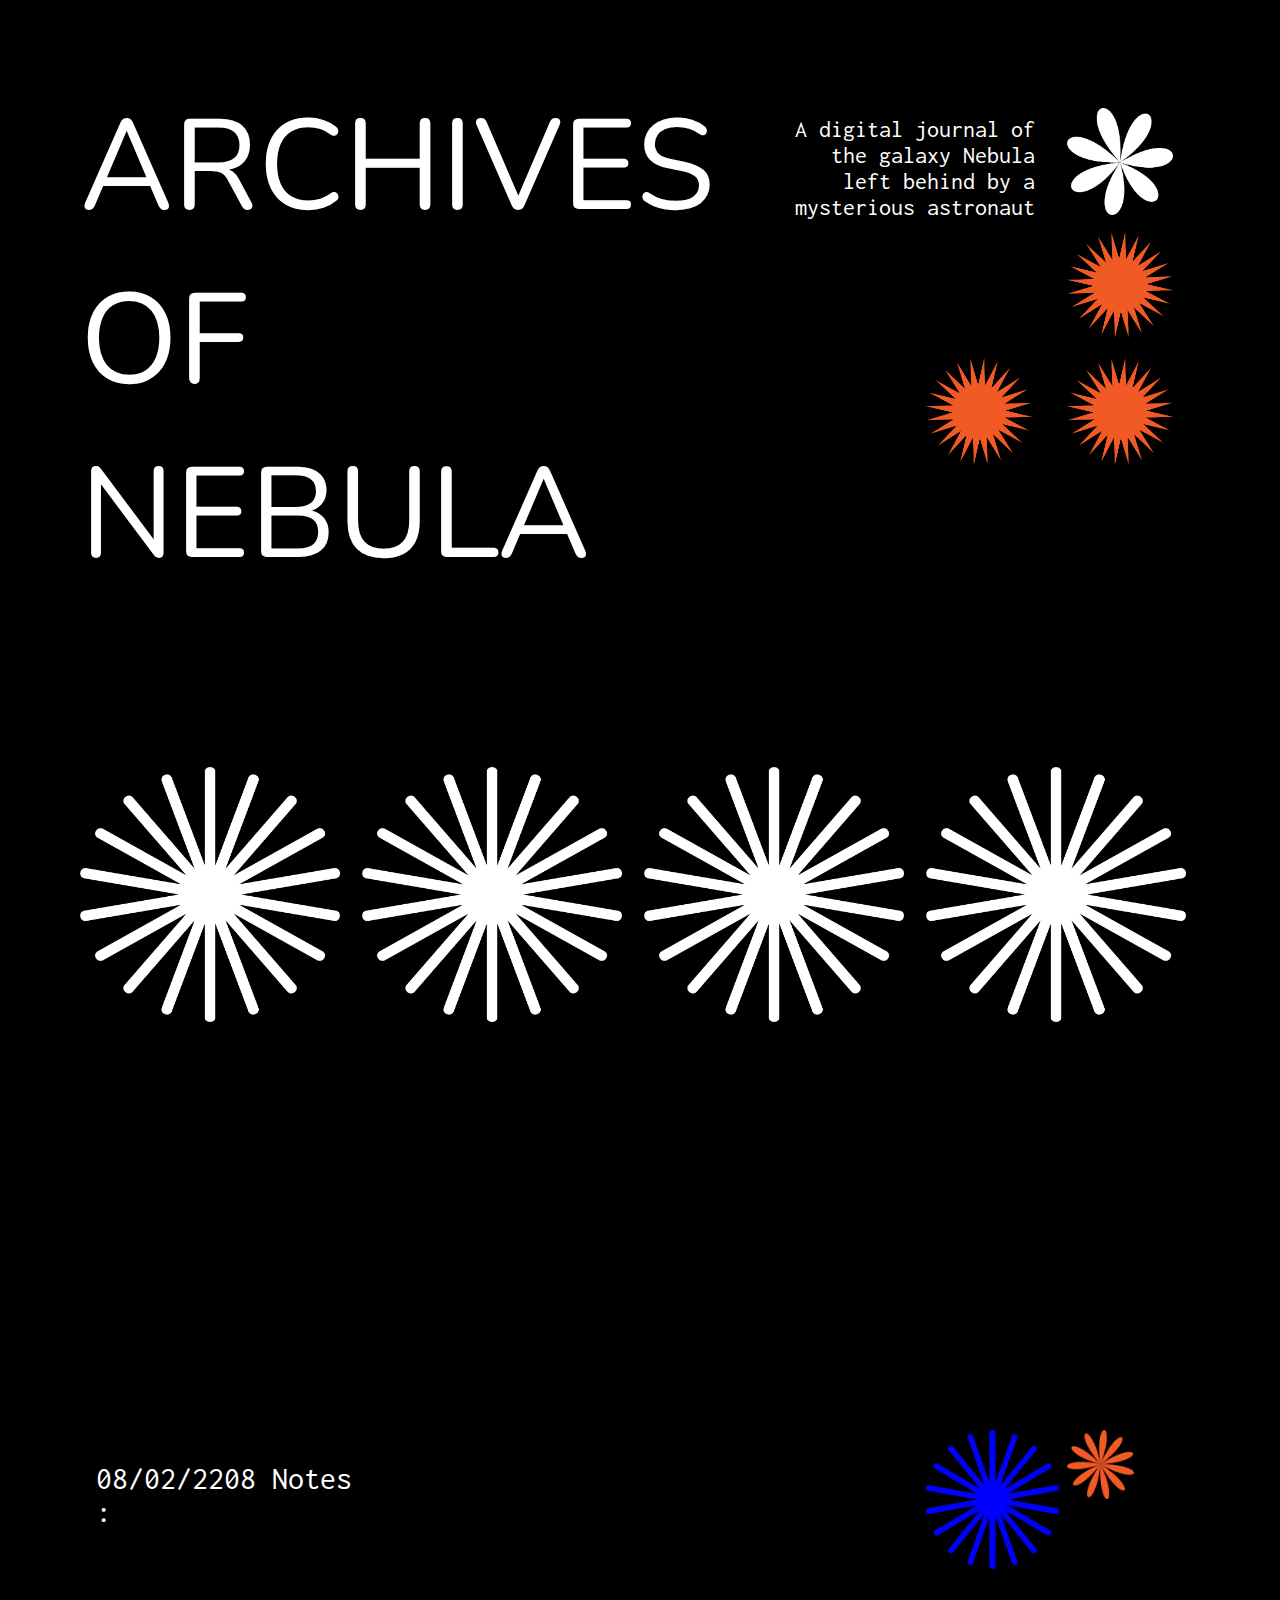
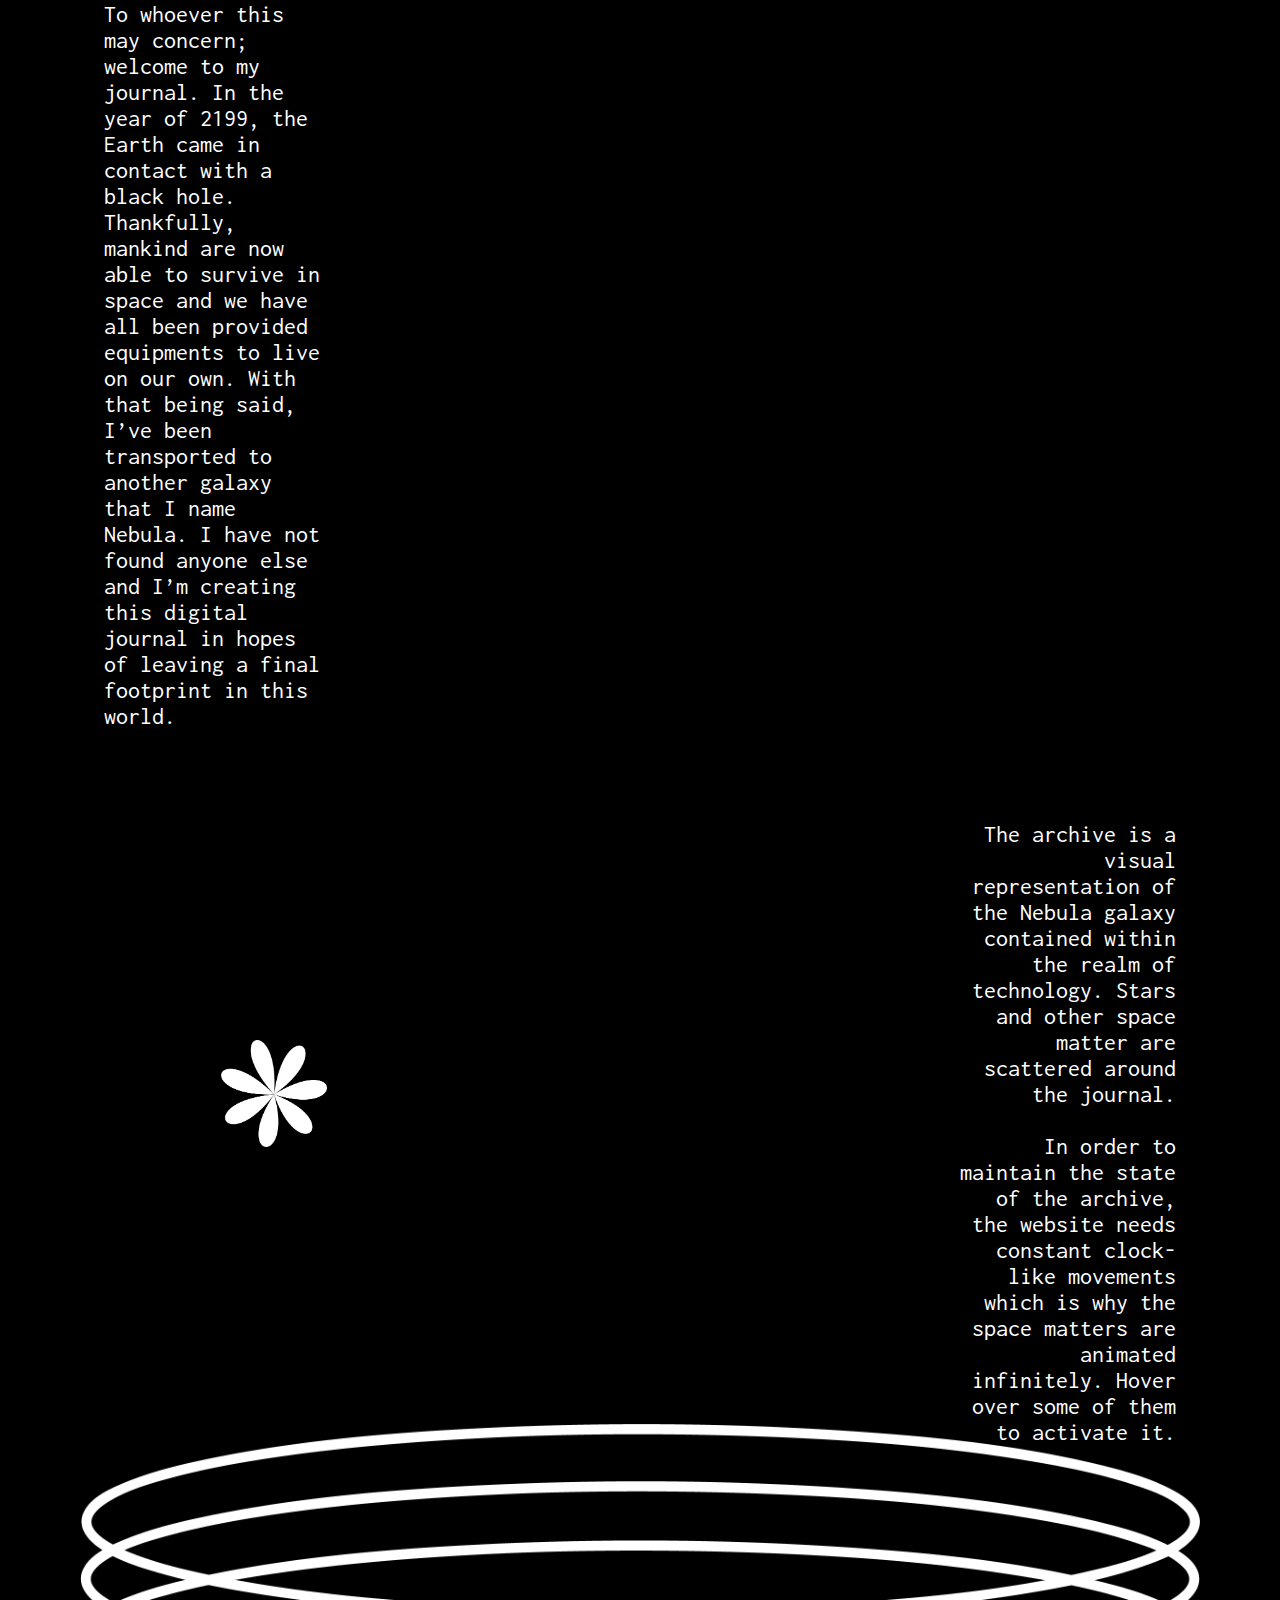
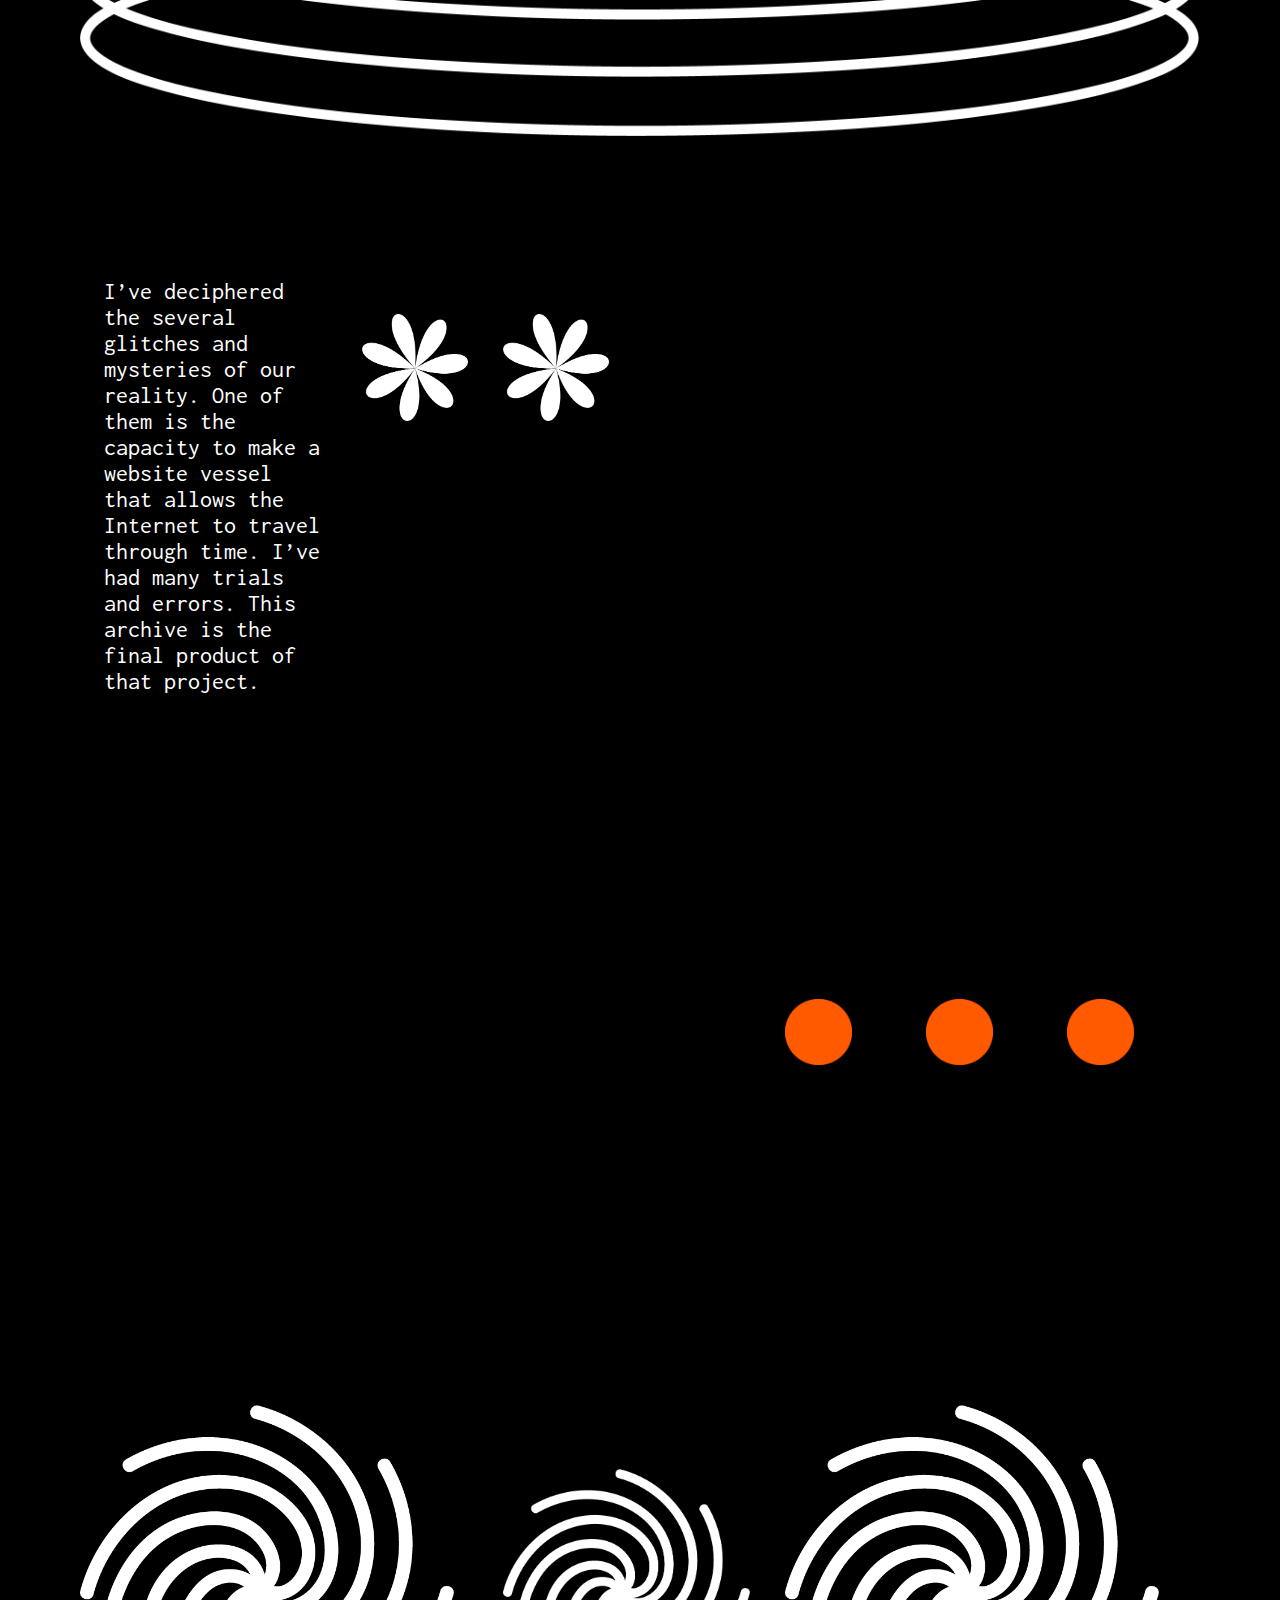
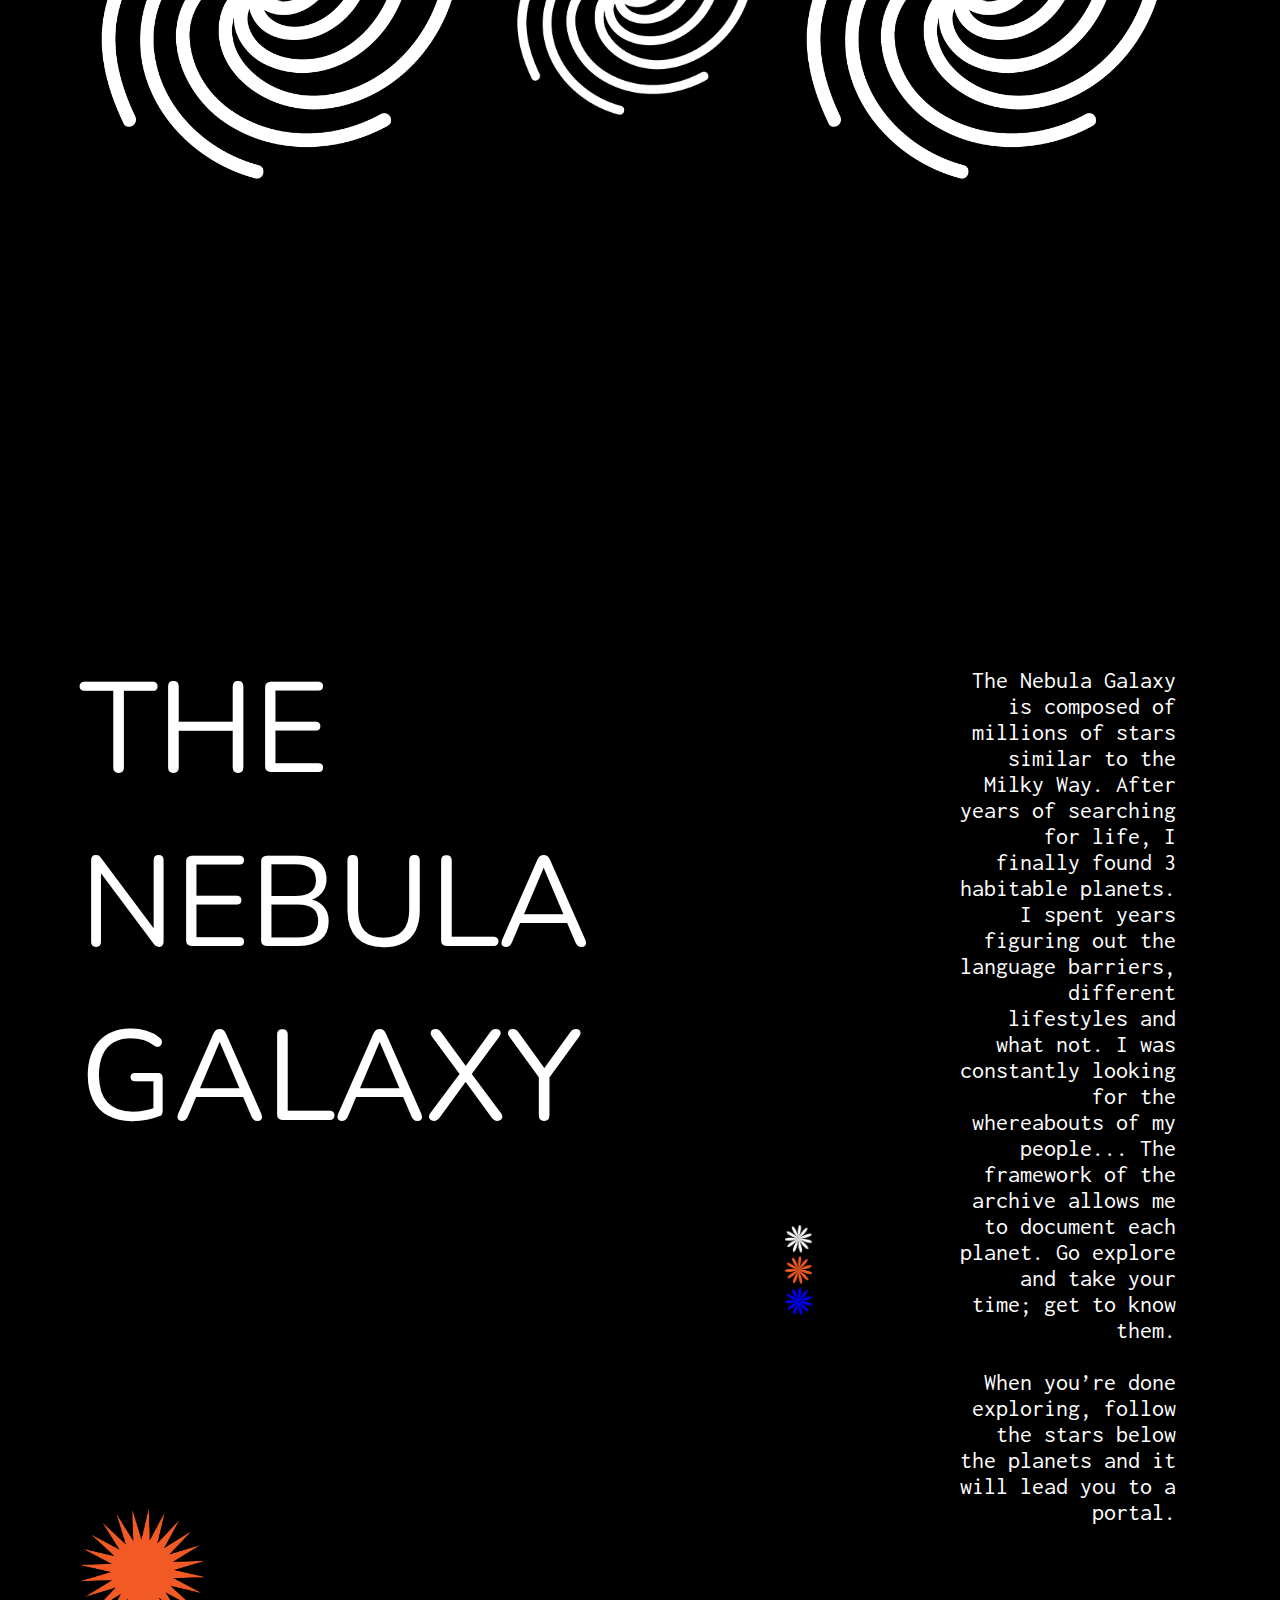
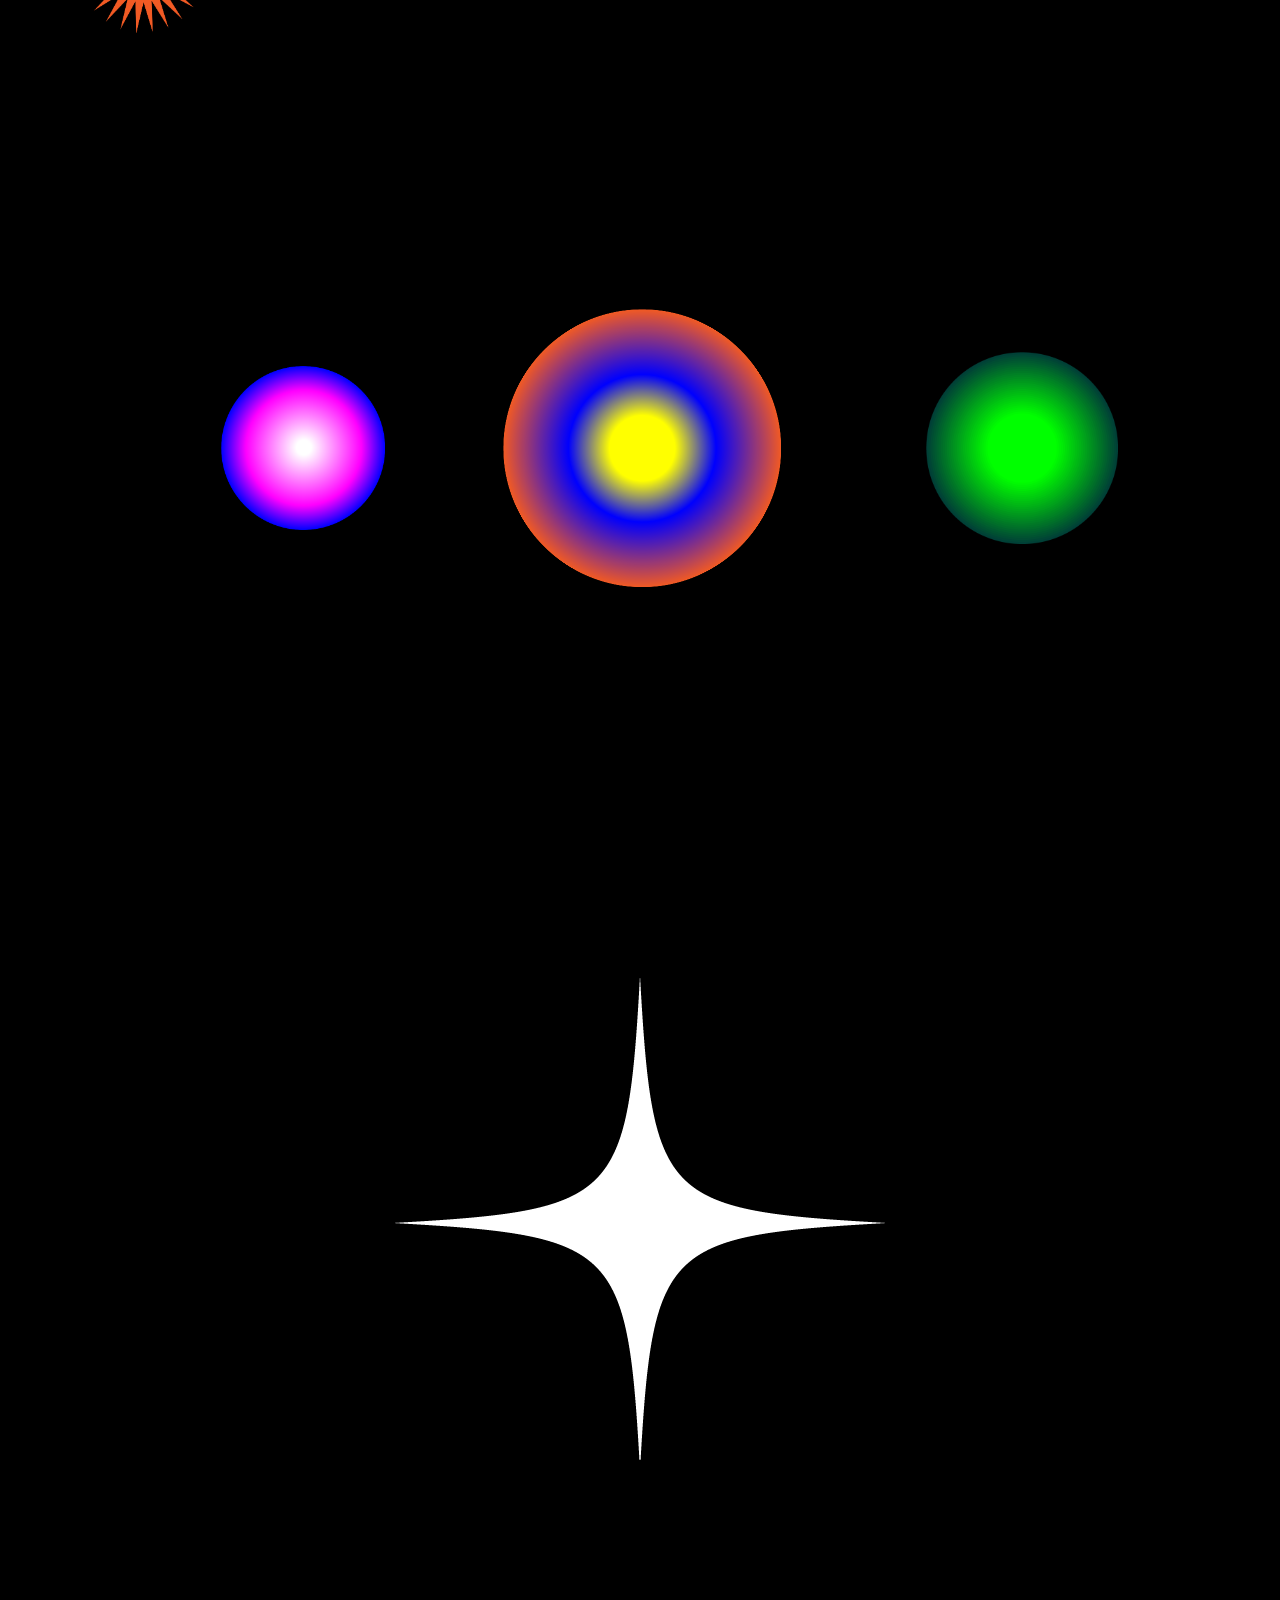
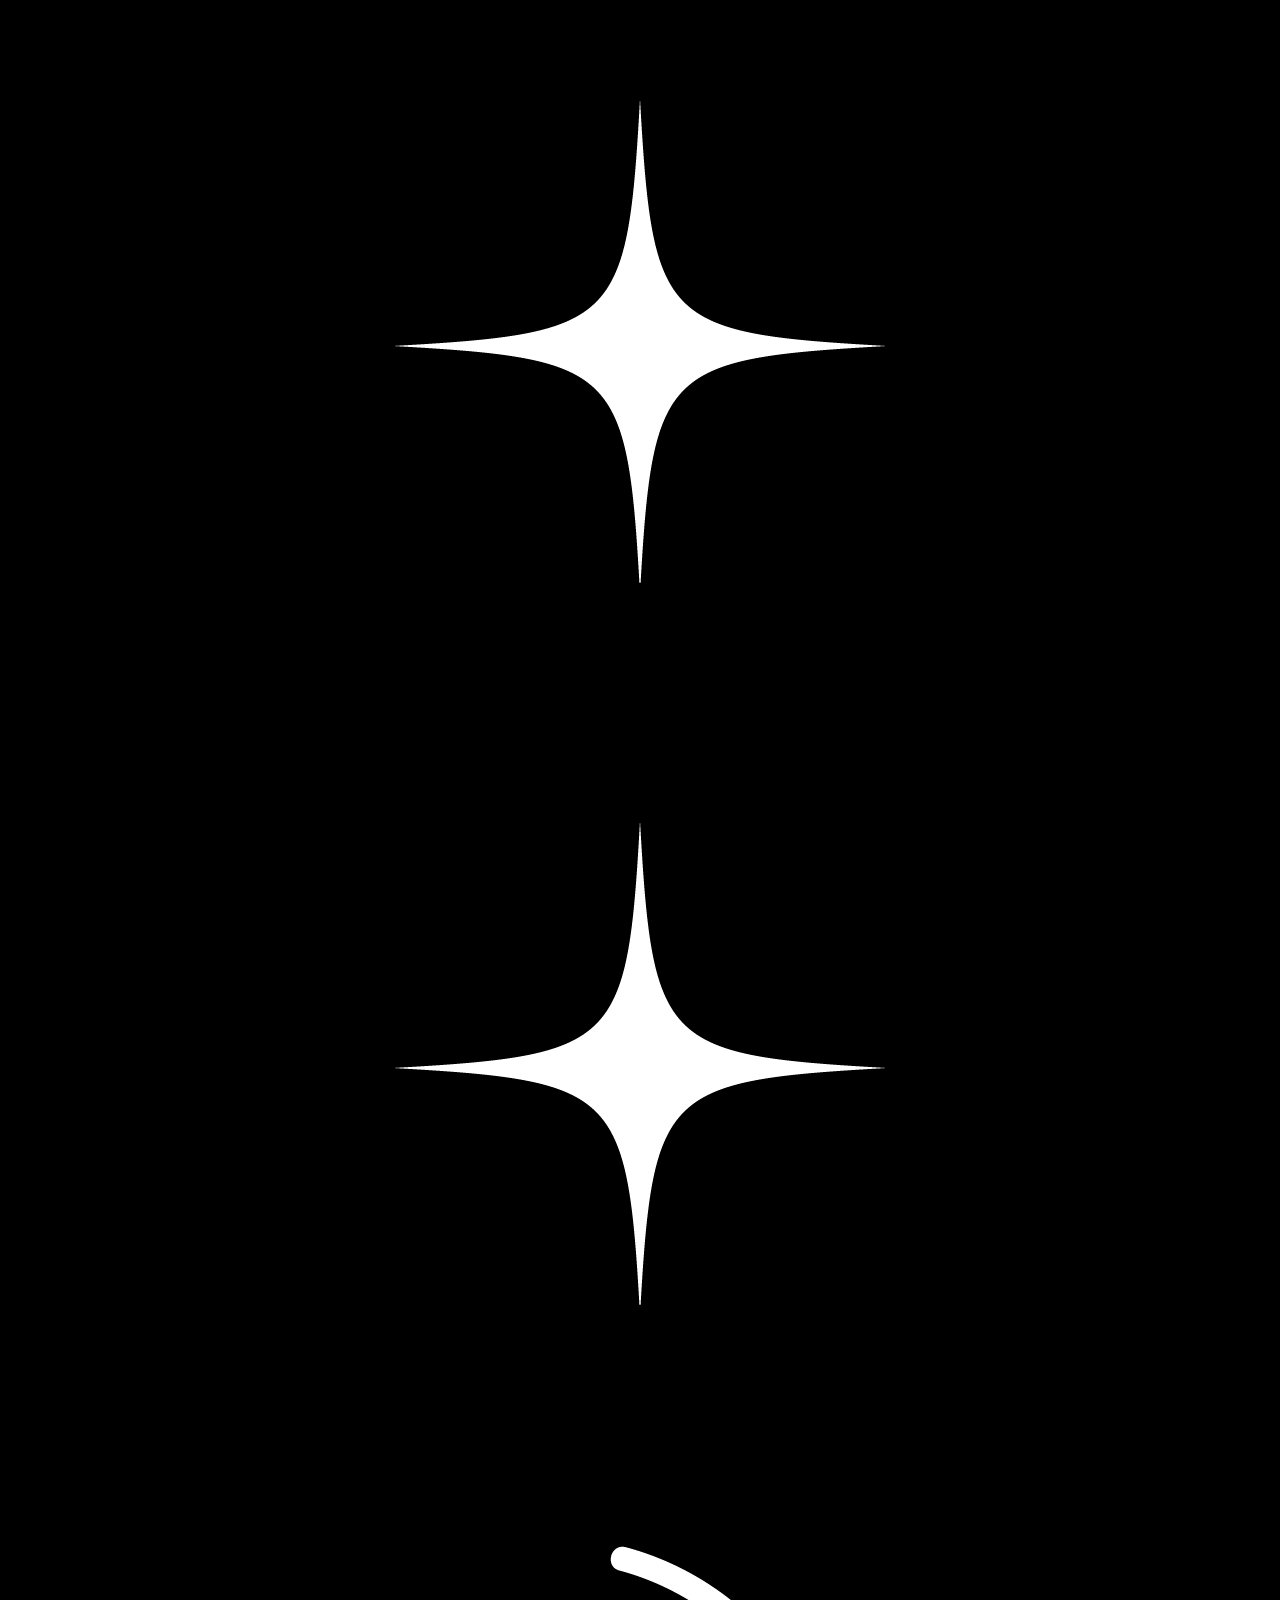
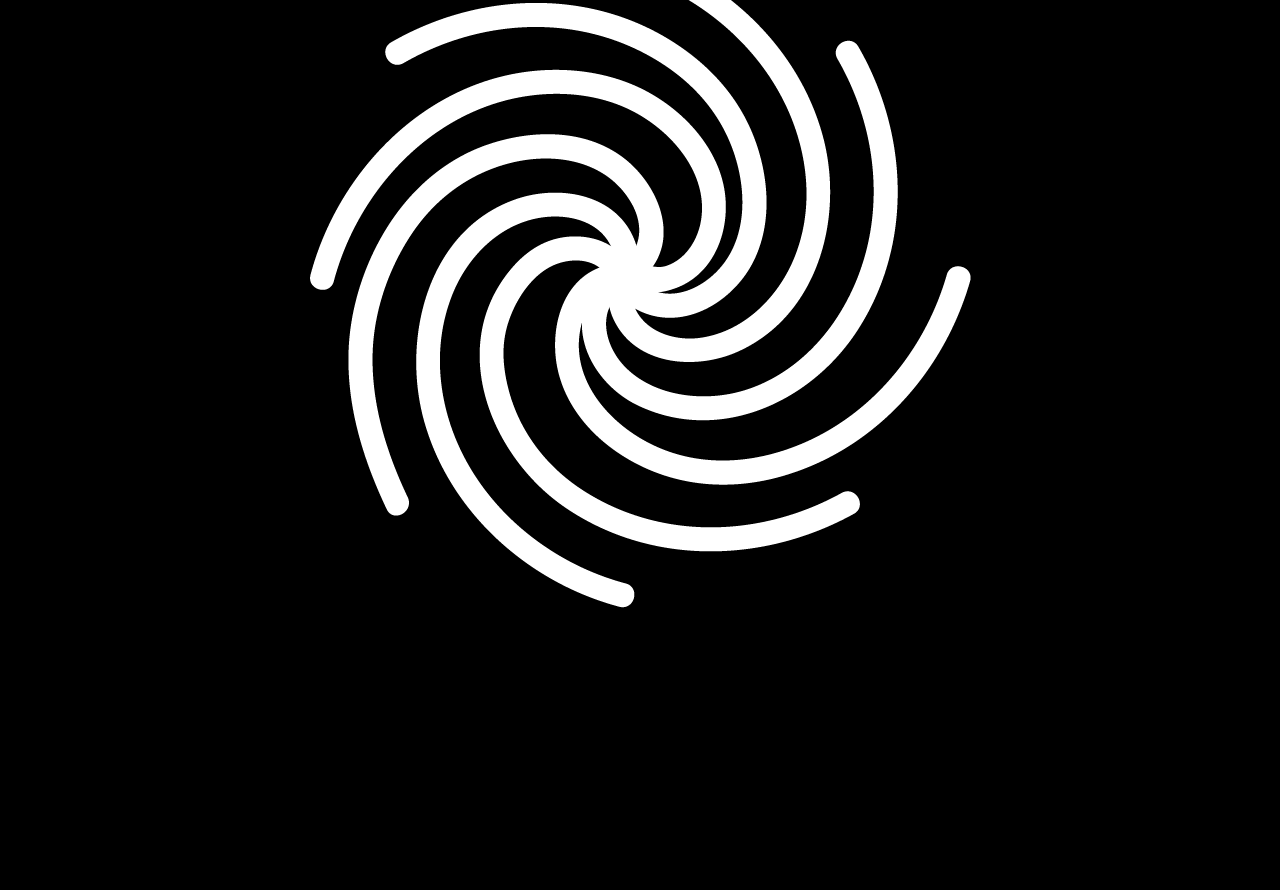
<file: index.html>
<!DOCTYPE html>
<html lang="en">

<head>
    <meta charset="UTF-8">
    <meta name="viewport" content="width=device-width, initial-scale=1.0">
    <title>Archives Of Nebula</title>

    <link>
    <link href="https://fonts.googleapis.com/css2?family=Inconsolata:wght@200..900&display=swap" rel="stylesheet">
    <link
        href="https://fonts.googleapis.com/css2?family=Audiowide&family=Nunito:ital,wght@0,200..1000;1,200..1000&display=swap"
        rel="stylesheet">
    <link rel="stylesheet" a href="css/styles.css">
    <link rel="stylesheet" a href="css/animations.css">
    <link rel="javascript" a href="js/javascript.js">
    

</head>

<body>
    <section class="title">
        <h class="archives">ARCHIVES OF NEBULA</h>

        <h class="journal">A digital journal of the galaxy Nebula left behind by a mysterious astronaut</h>
        <h class="whiteflower1">
            <img src="images/main/orangesun.png" class="images">
        </h>
        <h class="whiteflower2">
            <img src="images/main/orangesun.png" class="images">
        </h>
        <h class="whiteflower3">
            <img src="images/main/orangesun.png" class="images">
        </h>
        <h class="whitesuns">
            <a href="#nebulax"> <img src="images/main/miniflower.png" class="miniflowa"> </a>
        </h>

        <h class="border">

        </h>

        <h class="spinsun1">
            <img src="images/main/whitestars.png" class="spinsun">
        </h>
        <h class="spinsun2">
            <img src="images/main/whitestars.png" class="spinsun">
        </h>
        <h class="spinsun3">
            <img src="images/main/whitestars.png" class="spinsun">
        </h>
        <h class="spinsun4">
            <img src="images/main/whitestars.png" class="spinsun">
        </h>




    </section>

    <section class="notes">
        <h class="notetitle">
            08/02/2208 Notes :
        </h>
        <h class="notetext">
            To whoever this may concern; welcome to my journal. In the year of 2199, the Earth came in
            contact with a black hole. Thankfully, mankind are now able to survive in space and we have all been provided
            equipments to live on our own. With that being said, I’ve been transported to another galaxy that I name
            Nebula. I have not found anyone else and I’m creating this digital journal in hopes of leaving a final
            footprint in this world.
        </h>

        <h class="visualtext">
            The archive is a visual representation of the Nebula galaxy contained within the realm of
            technology. Stars and other space matter are scattered around the journal.
            <br />  <br />
            In order to maintain
            the state of the archive, the website needs constant clock-like movements which is why the space matters are animated infinitely. Hover over some
            of them to activate it.
        </h>

        <h class="bluesun">
            <img src="images/main/bluesun.png" class="bluesunx">
        </h>

        <h class="orangeflower">
            <img src="images/main/orangeflower.png" class="orangeflowerx">
        </h>

        <h class="whiteflowa">
            <img src="images/main/miniflower.png" class="miniflowa">
        </h>

        <h class="ovals">
            <img src="images/main/ovals.png" class="ovalsx">
        </h>






    </section>


    <section class="afteroval">
        <h class="flower1">
            <img src="images/main/miniflower.png" class="miniflowa">
        </h>
        <h class="flower2">
            <img src="images/main/miniflower.png" class="miniflowa">
        </h>
        <h class="finaltext">I’ve deciphered the several glitches and mysteries of our
            reality. One of them is the capacity to make a website vessel that allows the Internet to travel through time. I’ve had many trials and
            errors. This archive is the final product of that project.
        </h>
        <h class="twirl1">
            <img src="images/main/twirl.png" class="twirlx">
        </h>
        <h class="twirl2">
            <img src="images/main/twirl.png" class="twirlx">
        </h>
        <h class="twirl3">
            <img src="images/main/twirl.png" class="twirlx">
        </h>
        <h class="orange">
            <img src="images/main/orange.png" class="orangex">
        </h>
        <h class="orange2">
            <img src="images/main/orange.png" class="orangex">
        </h>
        <h class="orange3">
            <img src="images/main/orange.png" class="orangex">
        </h>


    </section>


   
    <section class="nebula"id="nebulax">

        <h class="nebulatitle">THE NEBULA GALAXY</h>
        <h class="nebulatext"
       >The Nebula Galaxy is composed of millions of stars similar to the Milky Way. After years
            of searching for life, I finally found 3 habitable planets. I spent years figuring out the language
            barriers, different lifestyles and what not. I was constantly looking for the whereabouts of my people... The framework of the archive allows me to document each
            planet. Go explore and take your time; get to know them.
             <br />  <br />

            When you’re done exploring, follow the stars below the planets and it will lead you to a portal. </h>
        <h class="orangesunn">
            <img src="images/main/orangesun.png" class="orangesunnx">
        </h>
        <h class="motif">
            <img src="images/main/motif.png" class="motifx">
        </h>
        <h class="iballs">
            <a href="iballs.html"><img src="images/main/visionplanet.png" class="iballsx"> </a>
        </h>
        <h class="cloud">
            <a href="cloud.html"><img src="images/main/cloudplanet.png" class="cloudx"> </a>
        </h>
        <h class="greenia">
            <a href="greenia.html"> <img src="images/main/spinplanet.png" class="greeniax"> </a>
        </h>


    </section>

    <section class="portal">
<h class="whitestar">
    <img src="images/main/whitestar.png">
</h>

<h class="whitestar">
    <img src="images/main/whitestar.png">
</h>

<h class="whitestar">
    <img src="images/main/whitestar.png">
</h>

<h class="endportal">
    <a href="ending.html"> <img src="images/main/twirl.png"> </a>
</h>

    </section>


</body>




</html>
</file>
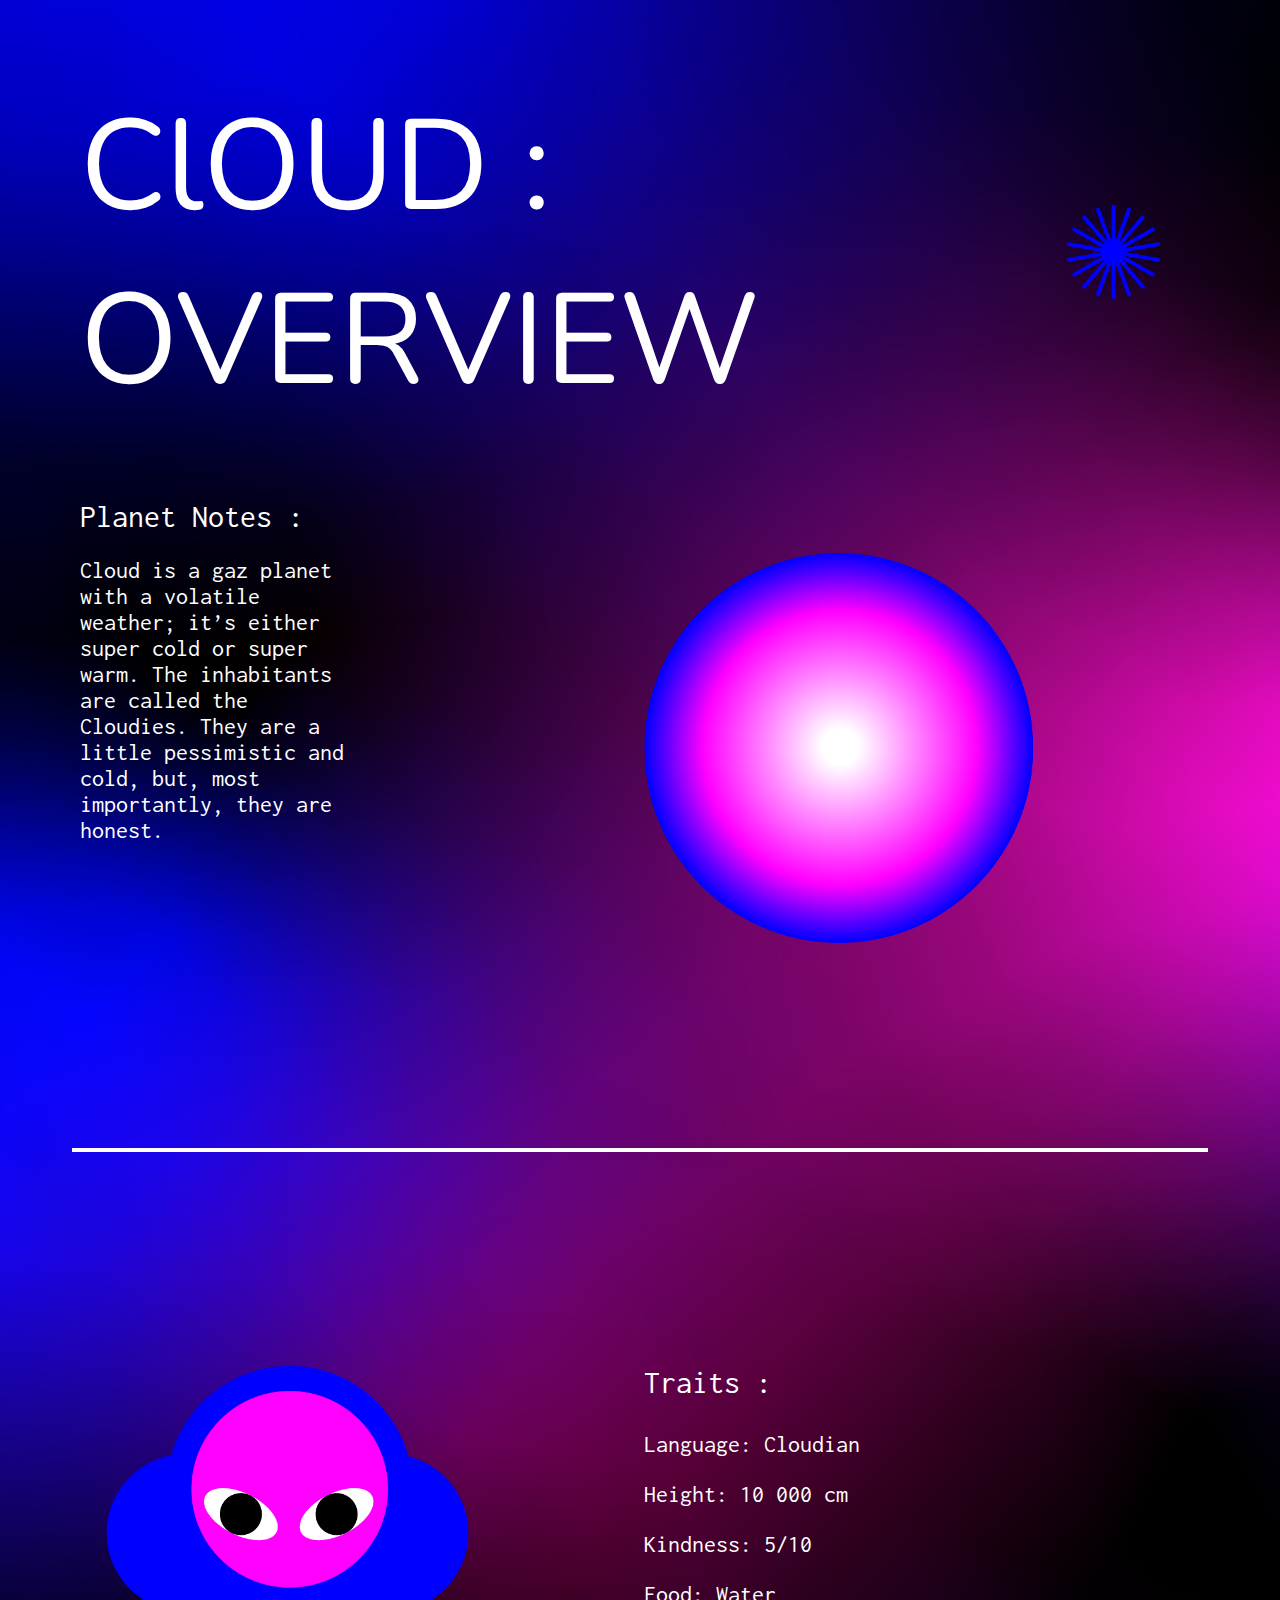
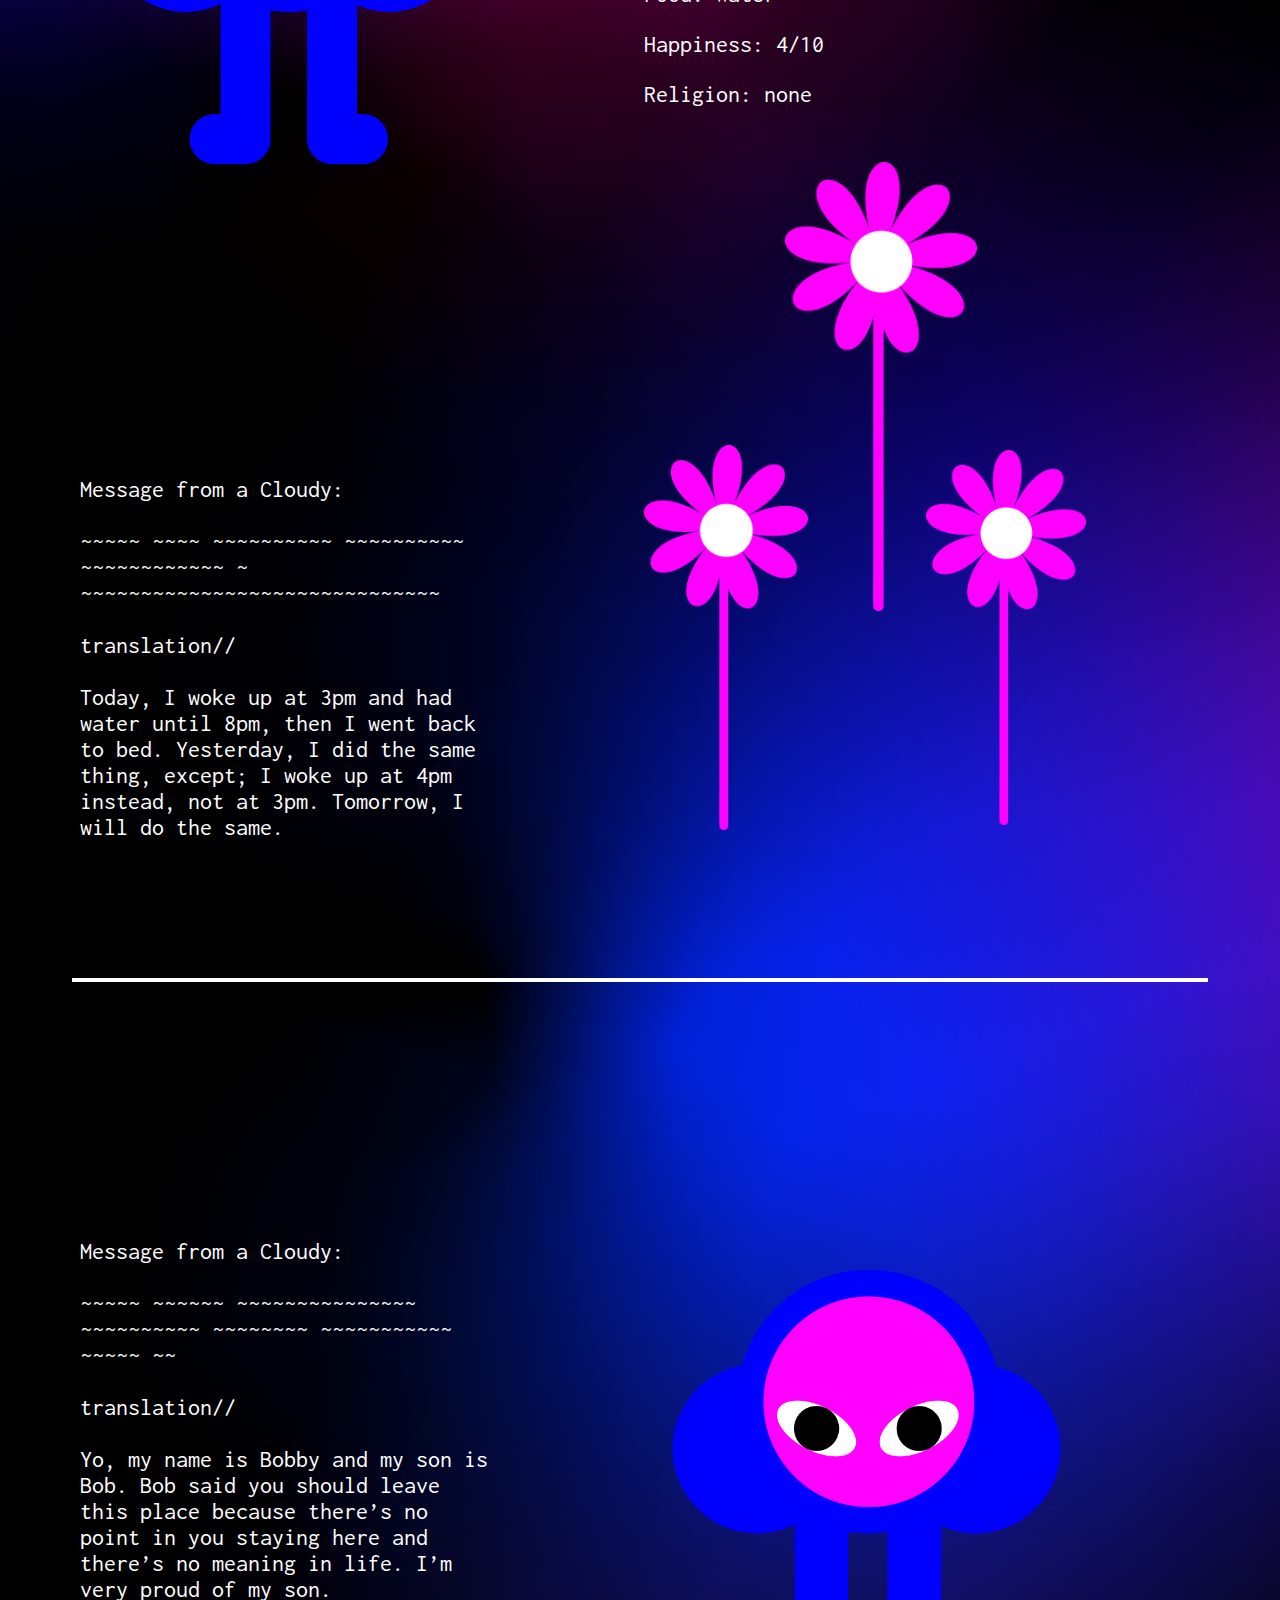
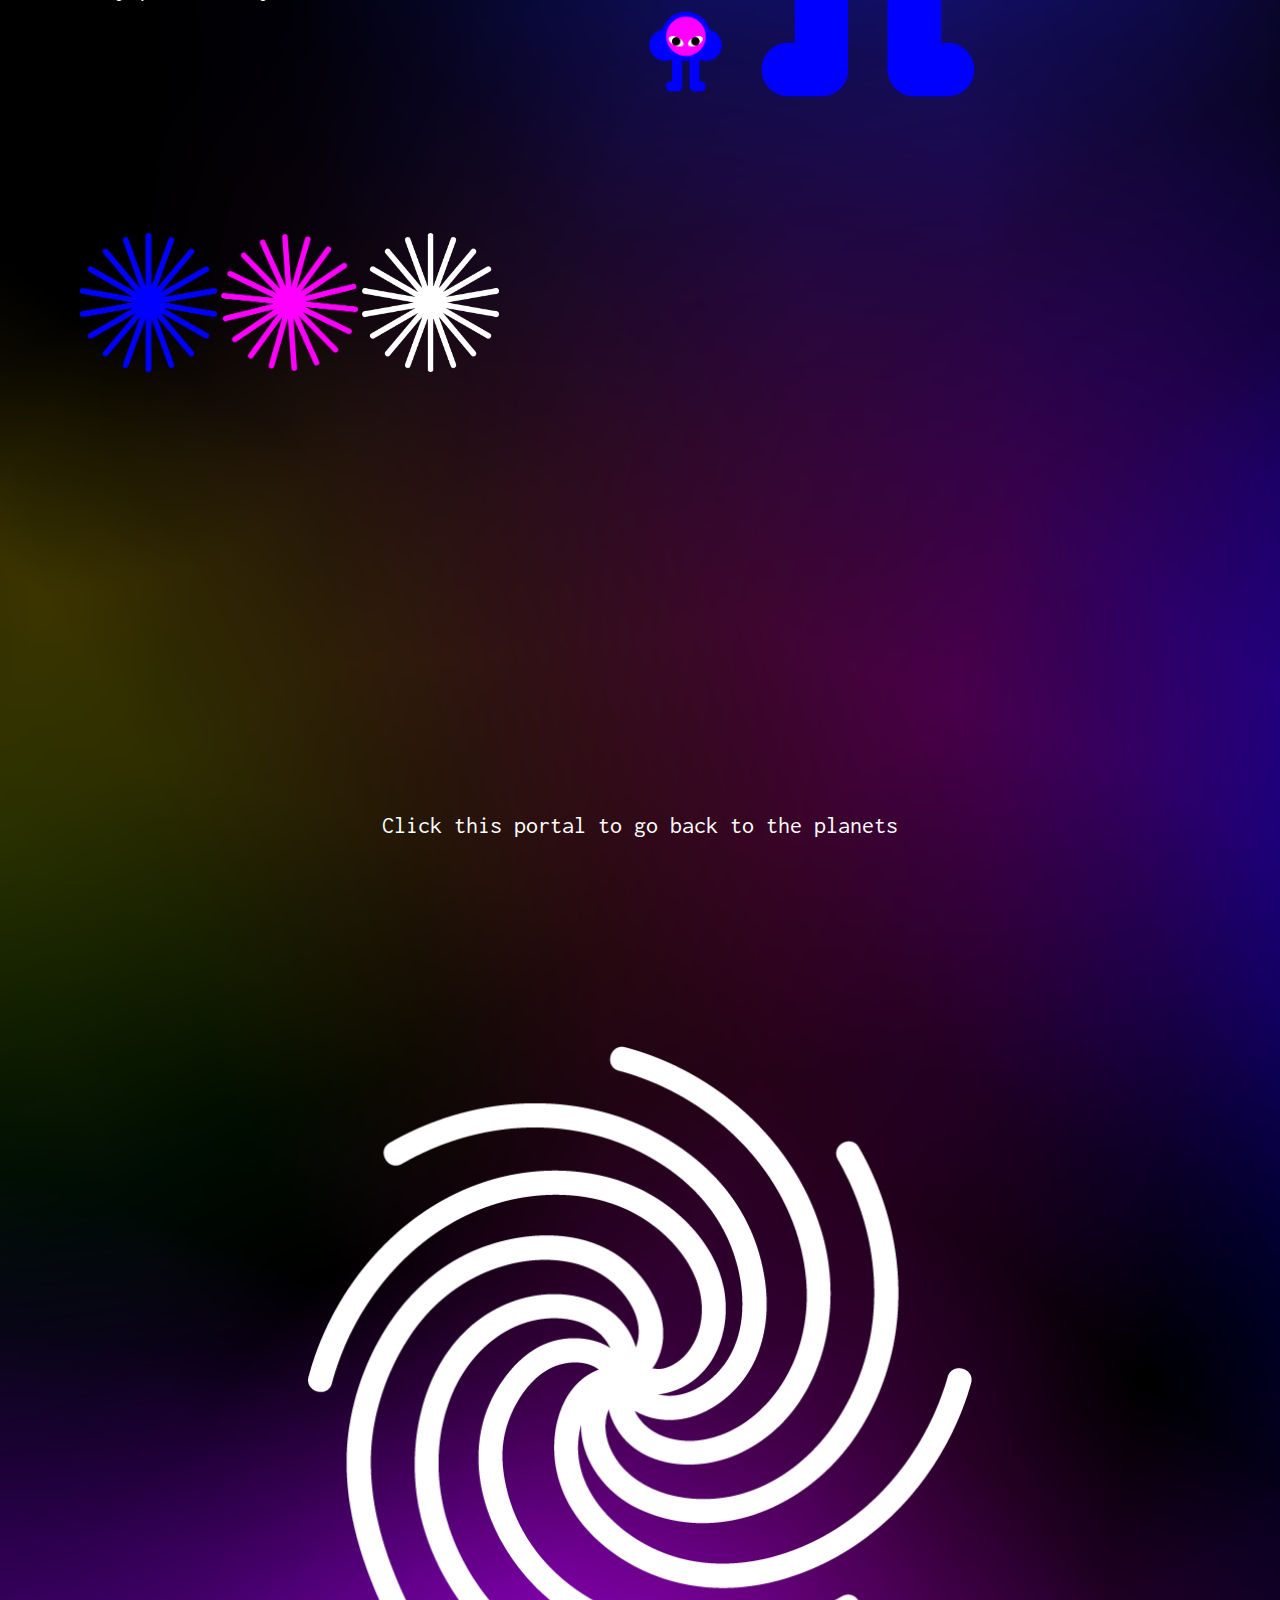
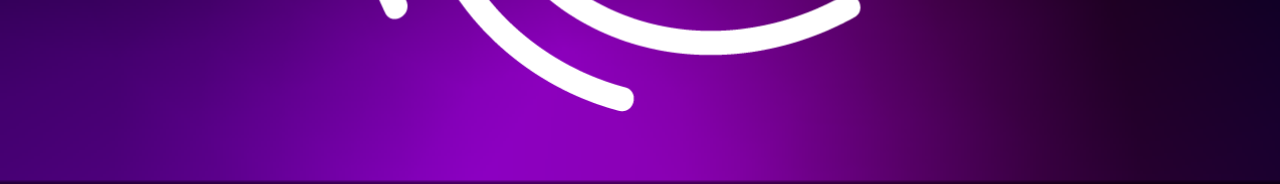
<file: cloud.html>
<!DOCTYPE html>
<html lang="en">

<head>
    <meta charset="UTF-8">
    <meta name="viewport" content="width=device-width, initial-scale=1.0">
    <title>Archives Of Nebula</title>

    <link>
    <link href="https://fonts.googleapis.com/css2?family=Inconsolata:wght@200..900&display=swap" rel="stylesheet">
    <link
        href="https://fonts.googleapis.com/css2?family=Audiowide&family=Nunito:ital,wght@0,200..1000;1,200..1000&display=swap"
        rel="stylesheet">
    <link rel="stylesheet" a href="css/styles.css">
    <link rel="stylesheet" a href="css/animations.css">
    <link rel="javascript" a href="js/javascript.js">

</head>

<body id="cloudgradient">
    <section class="cloudtitle">
        <h class="ctitle">ClOUD : OVERVIEW</h>
        <h class="cflower">
            <img src="images/cloud/bluesun.png" class="cflowerx">
        </h>
        <h class="cborder"></h>
        <h class="cnotestitle">Planet Notes :
        </h>
        <h class="cnotes">Cloud is a gaz planet with a volatile weather; it’s either super cold or super warm. The
            inhabitants are called the Cloudies. They are a little pessimistic and cold, but, most importantly, they are
            honest. </h>
        <h class="cplanet">
            <img src="images/cloud/cloudplanet.png" class="cplanetx">
        </h>
    </section>



    <section class="cloudian1">

        <h class="cloudian">
            <img src="images/cloud/cloudian.png" class="cloudianx">
        </h>
        <h class="ctraittitle">Traits :
        </h>
        <h class="ctraittext">
            <p>Language: Cloudian</p>
            <p>Height: 10 000 cm</p>
            <p>Kindness: 5/10</p>
            <p>Food: Water</p>
            <p>Happiness: 4/10</p>
            <p>Religion: none</p>
        </h>

        <h class="cconvo">
            Message from a Cloudy:
            <br /> <br />
            ~~~~~ ~~~~ ~~~~~~~~~~ ~~~~~~~~~~ ~~~~~~~~~~~~ ~ ~~~~~~~~~~~~~~~~~~~~~~~~~~~~~~
            <br /> <br />
            translation//
            <br /> <br />
            Today, I woke up at 3pm and had water until 8pm, then I went back to bed. Yesterday, I did the same thing,
            except; I woke up at 4pm instead, not at 3pm. Tomorrow, I will do the same.


        </h>
        <h class="cloudflower1">
            <img src="images/cloud/cloudflower.png" class="cloudflower1x">
        </h>
        <h class="cloudflower2">
            <img src="images/cloud/cloudflower.png" class="cloudflower2x">
        </h>

        <h class="cloudflower3">
            <img src="images/cloud/cloudflower.png" class="cloudflower3x">
        </h>



    </section>

    <section class="cloudduo">
        <h class="clouddad">
            <img src="images/cloud/cloudian.png" class="clouddadx">
        </h>
        <h class="cloudson">
            <img src="images/cloud/cloudian.png" class="cloudsonx">
        </h>
        <h class="cloudconvo">
            Message from a Cloudy:
            <br /> <br />
            ~~~~~ ~~~~~~ ~~~~~~~~~~~~~~~ ~~~~~~~~~~ ~~~~~~~~ ~~~~~~~~~~~ ~~~~~ ~~
            <br /> <br />
            translation//
            <br /> <br />
            Yo, my name is Bobby and my son is Bob. Bob said you should leave this place because there’s no point in you
            staying here and there’s no meaning in life. I’m very proud of my son.
        </h>
        <h class="cstars">
            <img src="images/cloud/bluesun.png" class="cstarsx">
        </h>

        <h class="cstars1">
            <img src="images/cloud/pinksun.png" class="cstars1x">
        </h>

        <h class="cstars2">
            <img src="images/cloud/whitestars.png" class="cstars2x">
        </h>


    </section>

    <section class="cloudend">
        <h class="cclick">Click this portal to go back to the planets
        </h>
        <h class="cend">
            <a href="index.html"> <img src="images/main/twirl.png" class="ctwirl"></a>
        </h>
    </section>

</body>

</html>
</file>
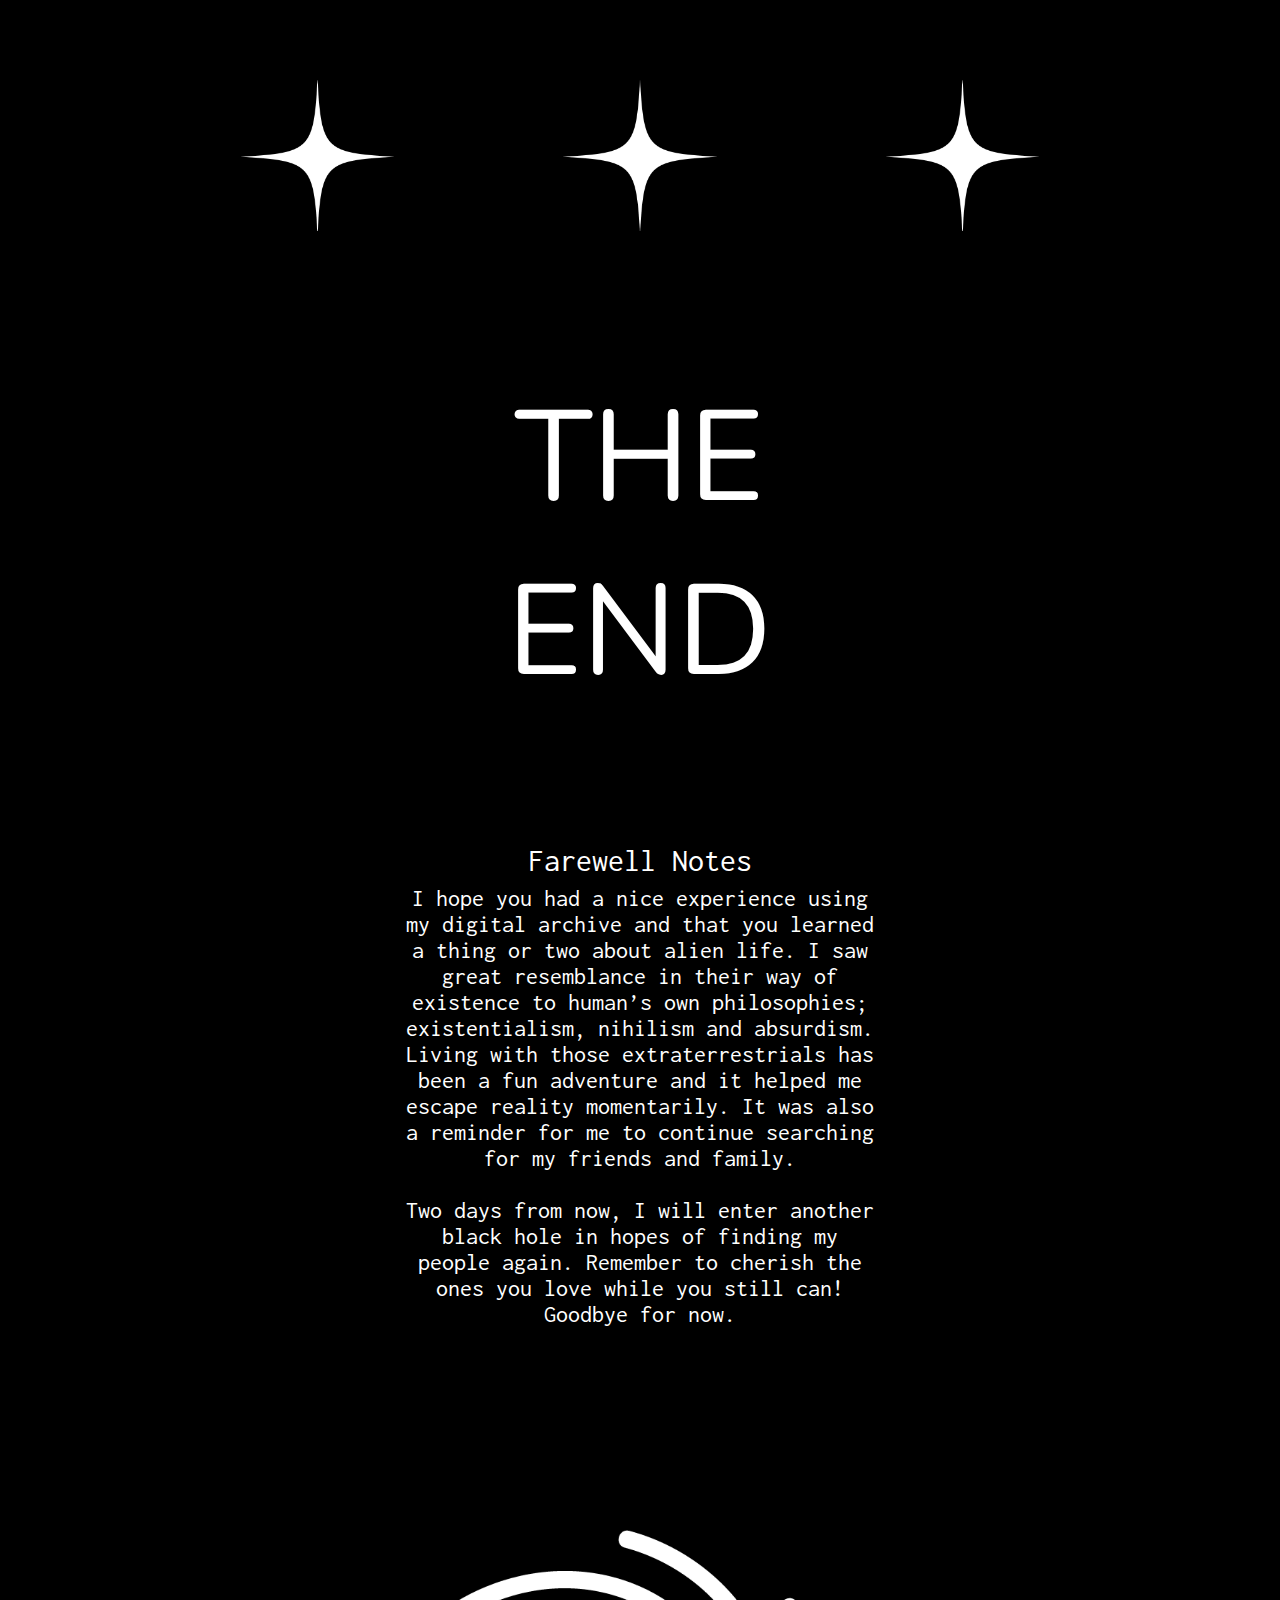
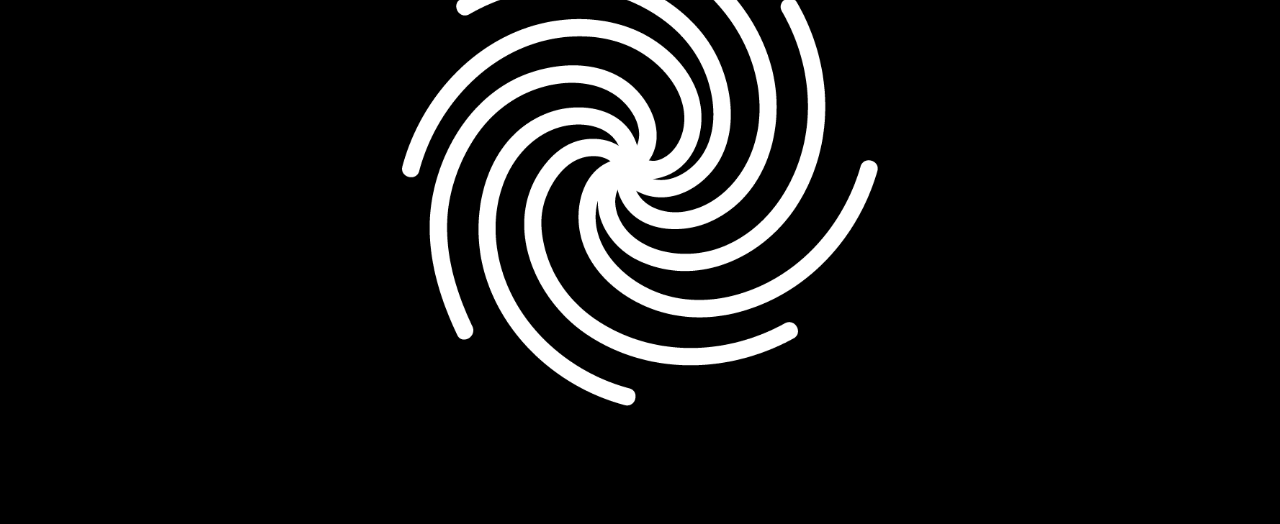
<file: ending.html>
<!DOCTYPE html>
<html lang="en">

<head>
    <meta charset="UTF-8">
    <meta name="viewport" content="width=device-width, initial-scale=1.0">
    <title>Archives Of Nebula</title>

    <link>
    <link href="https://fonts.googleapis.com/css2?family=Inconsolata:wght@200..900&display=swap" rel="stylesheet">
    <link
        href="https://fonts.googleapis.com/css2?family=Audiowide&family=Nunito:ital,wght@0,200..1000;1,200..1000&display=swap"
        rel="stylesheet">
    <link rel="stylesheet" a href="css/styles.css">
    <link rel="stylesheet" a href="css/animations.css">
    <link rel="javascript" a href="js/javascript.js">

</head>

<body>
    <section class="theend">
        <h class="endstar">
<img src="images/main/whitestar.png" class="endstarx">
        </h>
        <h class="endstar1">
            <img src="images/main/whitestar.png" class="endstar1x">
        </h>
        <h class="endstar2">
            <img src="images/main/whitestar.png" class="endstar2x">
        </h>
        <h class="endtitle">THE END</h>
        <h class="endnotestitle">Farewell Notes
        </h>
        <h class="endnotes">I hope you had a nice experience using my digital archive and that you learned a thing or
            two about alien life. I saw great resemblance in their way of existence to human’s own philosophies;
            existentialism, nihilism and absurdism. Living with those extraterrestrials has been a fun adventure and it
            helped me escape reality momentarily. It was also a reminder for me to continue searching for my friends and family.
            <br /> <br />
            Two days from now, I will enter another black hole in hopes of finding my people again. Remember to
            cherish the ones you love while you still can!
            Goodbye for now.
        </h>
        <h class="endportal">
           <a href="index.html"> <img src="images/main/twirl.png" class="endportalx"></a>

        </h>

    </section>



</body>

</html>
</file>
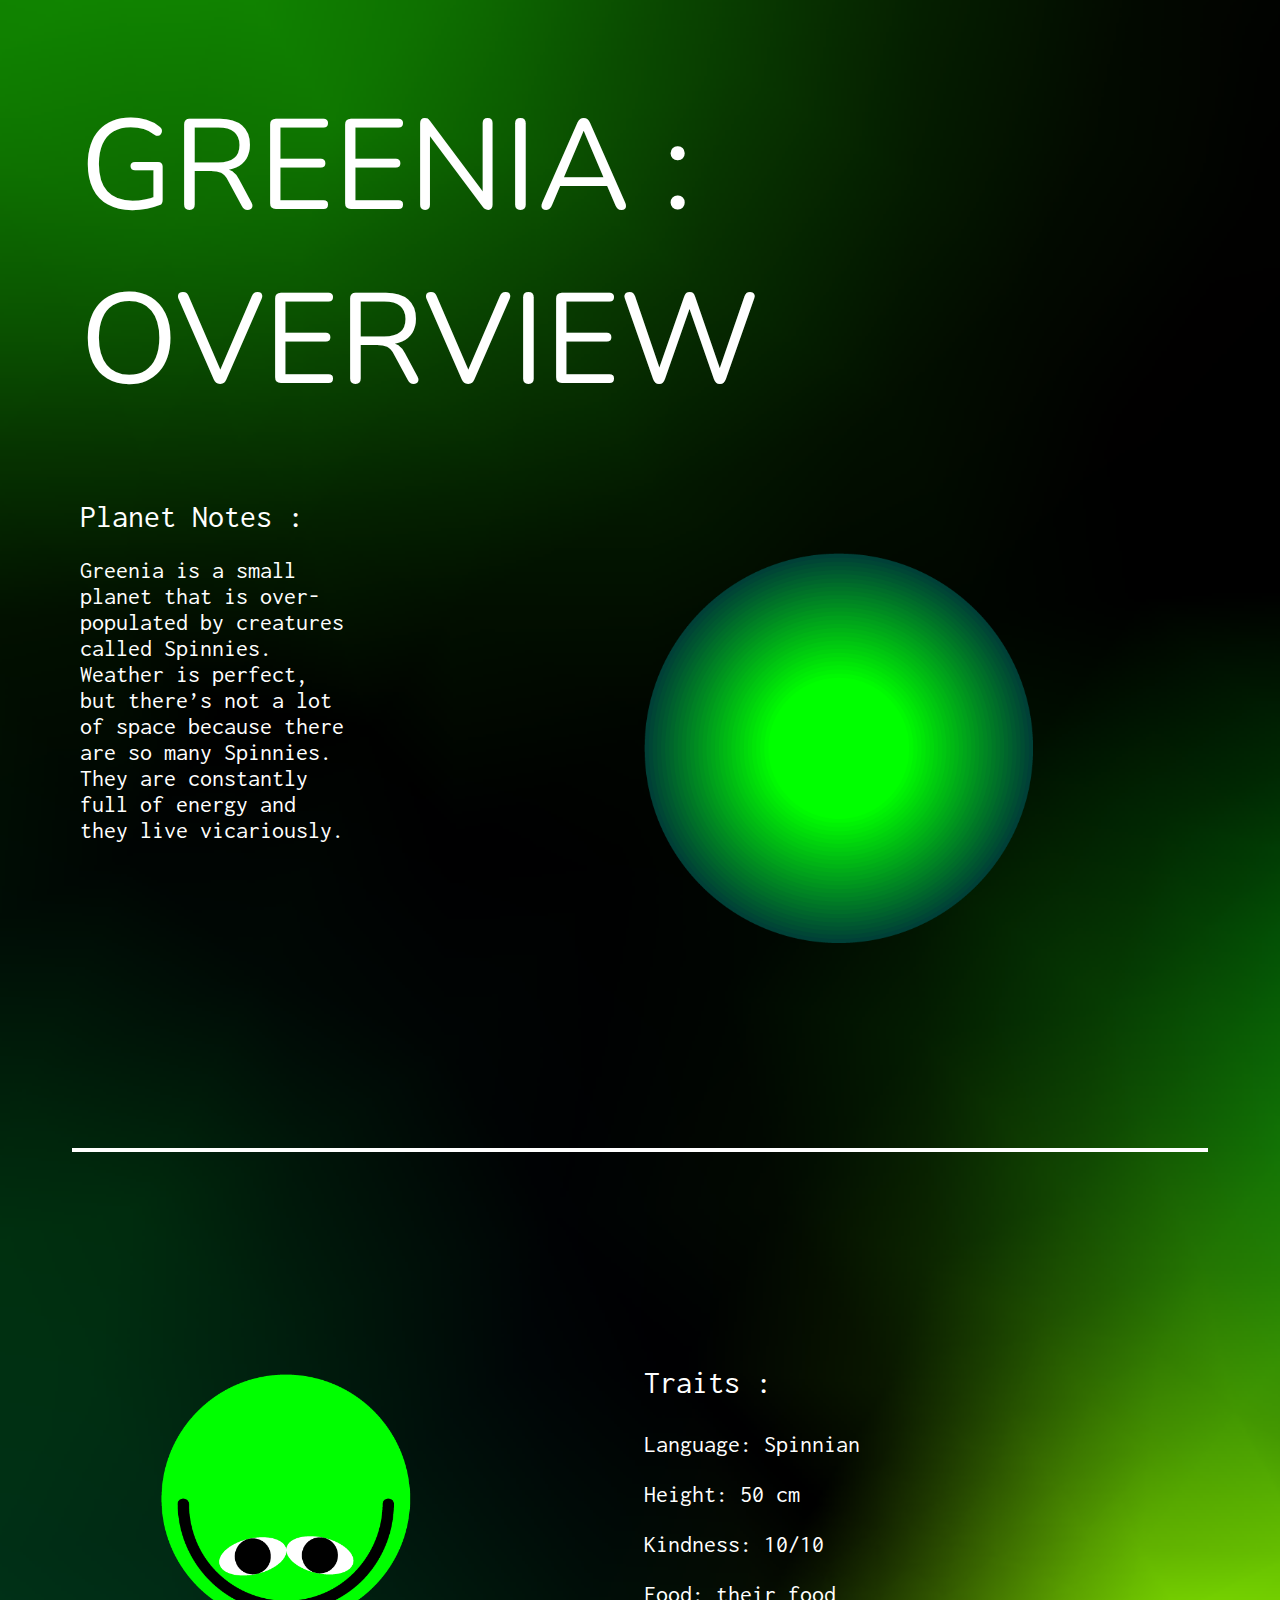
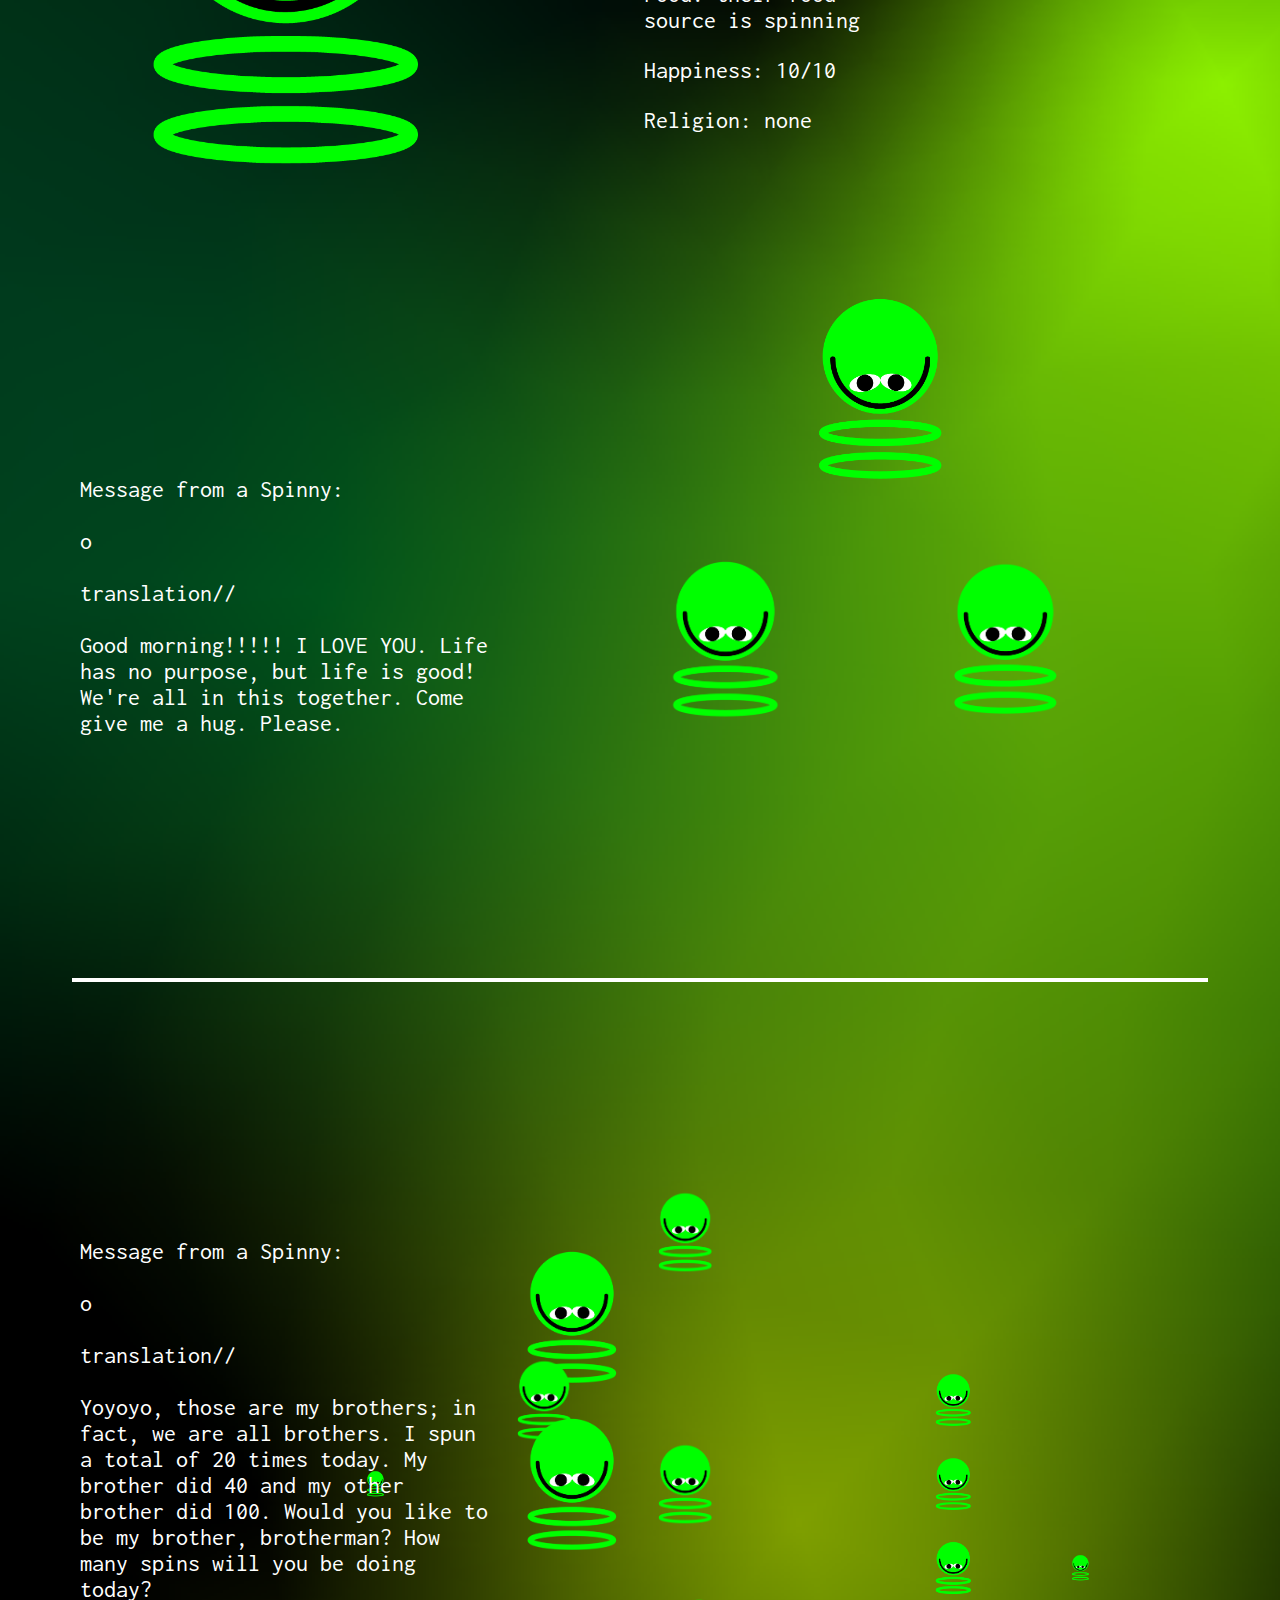
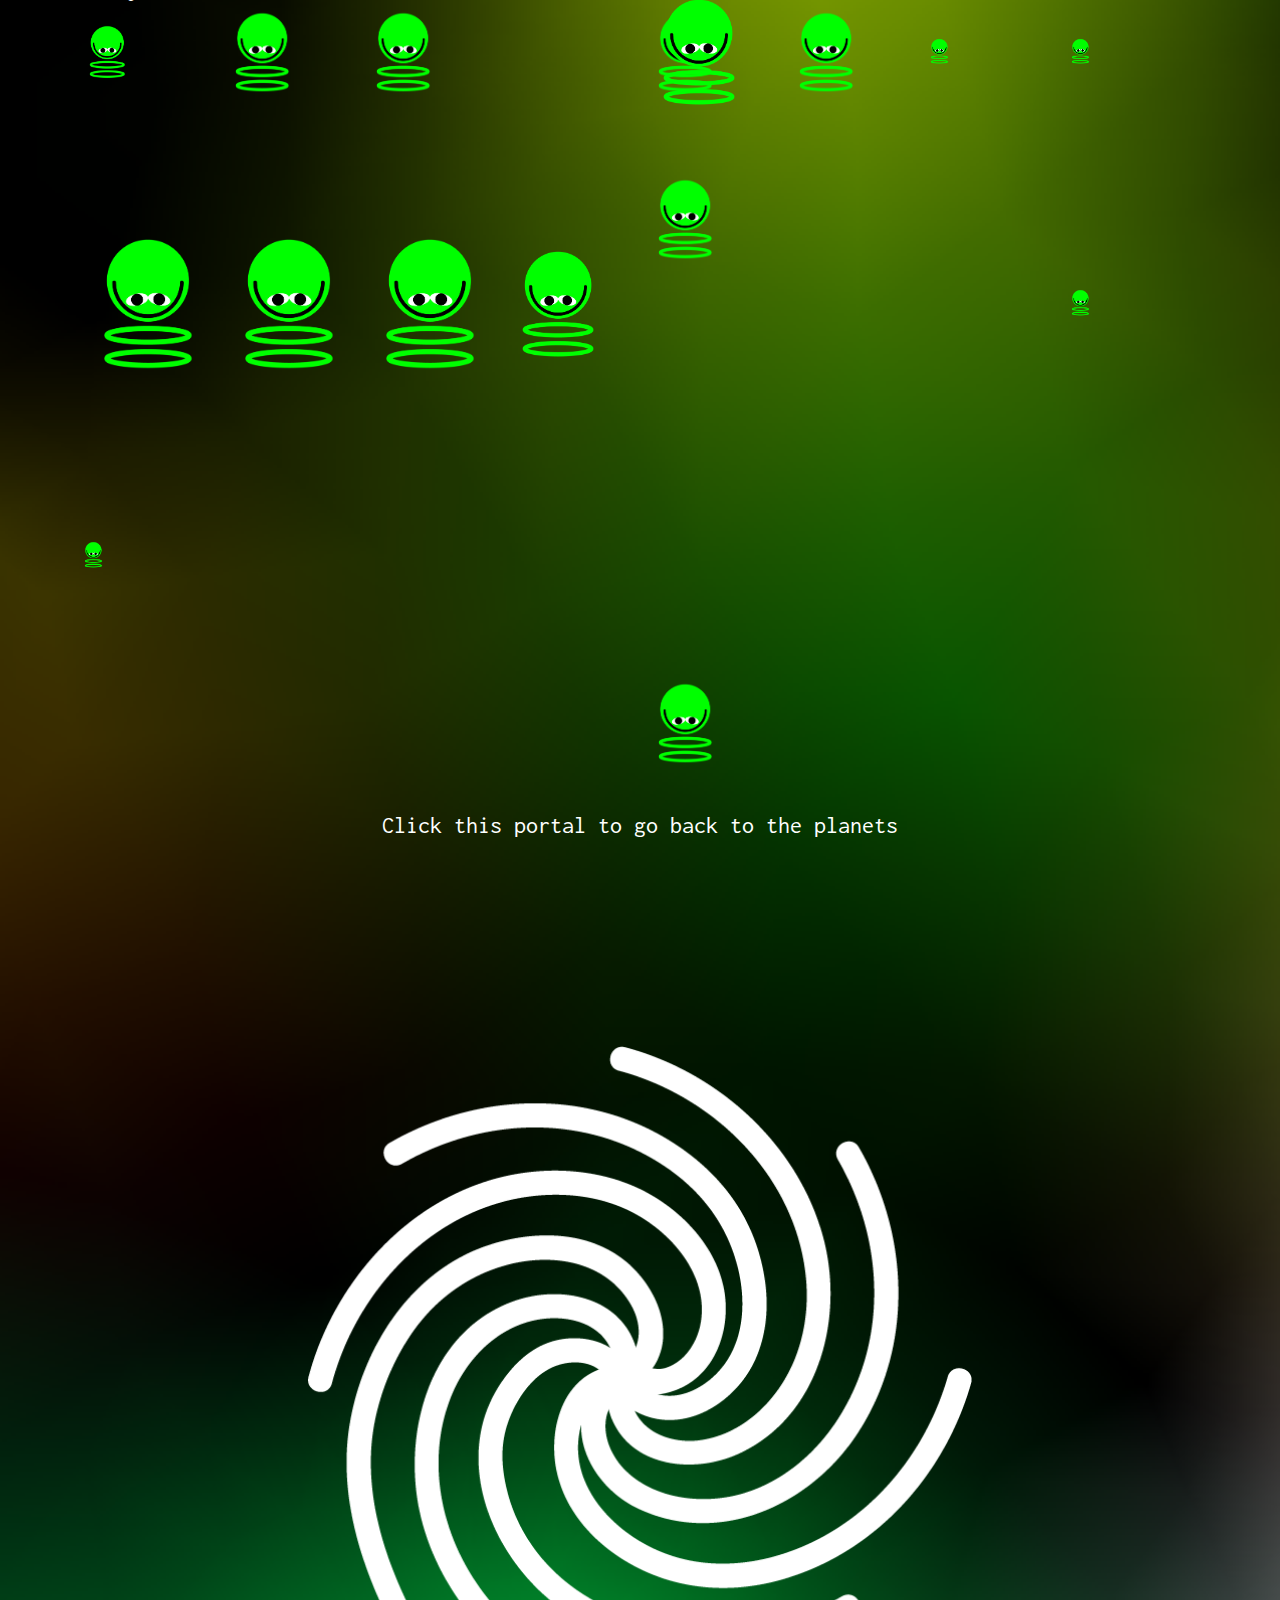
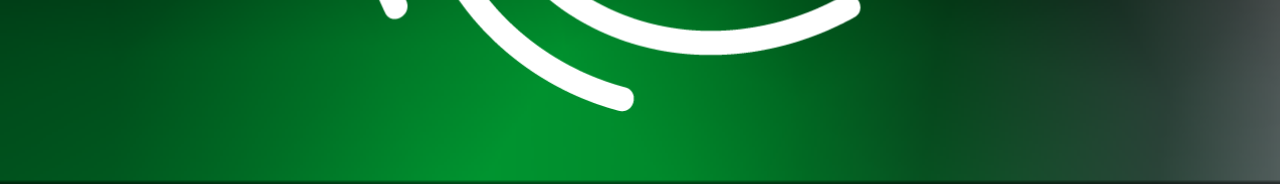
<file: greenia.html>
<!DOCTYPE html>
<html lang="en">

<head>
    <meta charset="UTF-8">
    <meta name="viewport" content="width=device-width, initial-scale=1.0">
    <title>Archives Of Nebula</title>

    <link>
    <link href="https://fonts.googleapis.com/css2?family=Inconsolata:wght@200..900&display=swap" rel="stylesheet">
    <link
        href="https://fonts.googleapis.com/css2?family=Audiowide&family=Nunito:ital,wght@0,200..1000;1,200..1000&display=swap"
        rel="stylesheet">
    <link rel="stylesheet" a href="css/styles.css">
    <link rel="stylesheet" a href="css/animations.css">
    <link rel="javascript" a href="js/javascript.js">

</head>

<body id="spingradient">
    <section class="greentitle">
        <h class="gtitle">GREENIA : OVERVIEW</h>

        <h class="gborder"></h>
        <h class="gnotestitle">Planet Notes :
        </h>
        <h class="gnotes">Greenia is a small planet that is over-populated by creatures called Spinnies. Weather is
            perfect, but there’s not a lot of space because there are so many Spinnies. They are constantly full
        of energy and they live vicariously. </h>
        <h class="gplanet">
            <img src="images/greenia/spinplanet.png" class="gplanetx">
        </h>
    </section>



    <section class="spins">

        <h class="spinny">
            <img src="images/greenia/spin.png" class="spinnyx">
        </h>
        <h class="gtraittitle">Traits :
        </h>
        <h class="gtraittext">
            <p>Language: Spinnian</p>
            <p>Height: 50 cm</p>
            <p>Kindness: 10/10</p>
            <p>Food: their food source is spinning</p>
            <p>Happiness: 10/10</p>
            <p>Religion: none</p>
        </h>

        <h class="gconvo">
            Message from a Spinny:
            <br /> <br />
            o
            <br /> <br />
            translation//
            <br /> <br />
            Good morning!!!!! I LOVE YOU. Life has no purpose, but life is good! We're all in this
            together. Come give me a hug. Please.


        </h>
        <h class="spinny1">
            <img src="images/greenia/spin.png" class="spinny1x">
        </h>
        <h class="spinny2">
            <img src="images/greenia/spin.png" class="spinny2x">
        </h>

        <h class="spinny3">
            <img src="images/greenia/spin.png" class="spinny3x">
        </h>



    </section>

    <section class="brothers">
        </h>
        <h class="bro1">
            <img src="images/greenia/spin.png" class="bro1x">
        </h>
        <h class="bro2">
            <img src="images/greenia/spin.png" class="bro1x">
        </h>
        <h class="bro3">
            <img src="images/greenia/spin.png" class="bro1x">
        </h>
        <h class="bro4">
            <img src="images/greenia/spin.png" class="bro1x">
        </h>
        <h class="bro5">
            <img src="images/greenia/spin.png" class="bro1x">
        </h>
        <h class="bro6">
            <img src="images/greenia/spin.png" class="bro1x">
        </h>
        <h class="bro7">
            <img src="images/greenia/spin.png" class="bro1x">
        </h>
        <h class="bro8">
            <img src="images/greenia/spin.png" class="bro1x">
        </h>
        <h class="bro9">
            <img src="images/greenia/spin.png" class="bro1x">
        </h>
        <h class="bro10">
            <img src="images/greenia/spin.png" class="bro1x">
        </h>
        <h class="bro11">
            <img src="images/greenia/spin.png" class="bro1x">
        </h>
        <h class="bro12">
            <img src="images/greenia/spin.png" class="bro1x">
        </h>
        <h class="bro13">
            <img src="images/greenia/spin.png" class="bro1x">
        </h>
        <h class="bro14">
            <img src="images/greenia/spin.png" class="bro1x">
        </h>
        <h class="bro15">
            <img src="images/greenia/spin.png" class="bro1x">
        </h>
        <h class="bro16">
            <img src="images/greenia/spin.png" class="bro1x">
        </h>
        <h class="bro17">
            <img src="images/greenia/spin.png" class="bro1x">
        </h>
        <h class="bro18">
            <img src="images/greenia/spin.png" class="bro1x">
        </h>
        <h class="bro19">
            <img src="images/greenia/spin.png" class="bro1x">
        </h>
        <h class="bro20">
            <img src="images/greenia/spin.png" class="bro1x">
        </h>
        <h class="bro21">
            <img src="images/greenia/spin.png" class="bro1x">
        </h>
        <h class="bro22">
            <img src="images/greenia/spin.png" class="bro1x">
        </h>
        <h class="bro23">
            <img src="images/greenia/spin.png" class="bro1x">
        </h>
        <h class="bro24">
            <img src="images/greenia/spin.png" class="bro1x">
        </h>
        <h class="spinconvo">
            Message from a Spinny:
            <br /> <br />
            o
            <br /> <br />
            translation//
            <br /> <br />
            Yoyoyo, those are my brothers; in fact, we are all brothers. I spun a total of 20 times today. My brother did 40 and my
            other brother did 100. Would you like to be my brother, brotherman? How many spins will you be doing today?
        </h>
        <h class="spinbro">
            <img src="images/greenia/spin.png" class="spinbrox">
        </h>

        <h class="spinbro1">
            <img src="images/greenia/spin.png" class="spinbro1x">
        </h>

        <h class="spinbro2">
            <img src="images/greenia/spin.png" class="spinbro2x">
        </h>


    </section>

    <section class="spinend">
        <h class="gclick">Click this portal to go back to the planets
        </h>
        <h class="gend">
            <a href="index.html"> <img src="images/main/twirl.png" class="gtwirl"></a>
        </h>
    </section>

</body>

</html>
</file>
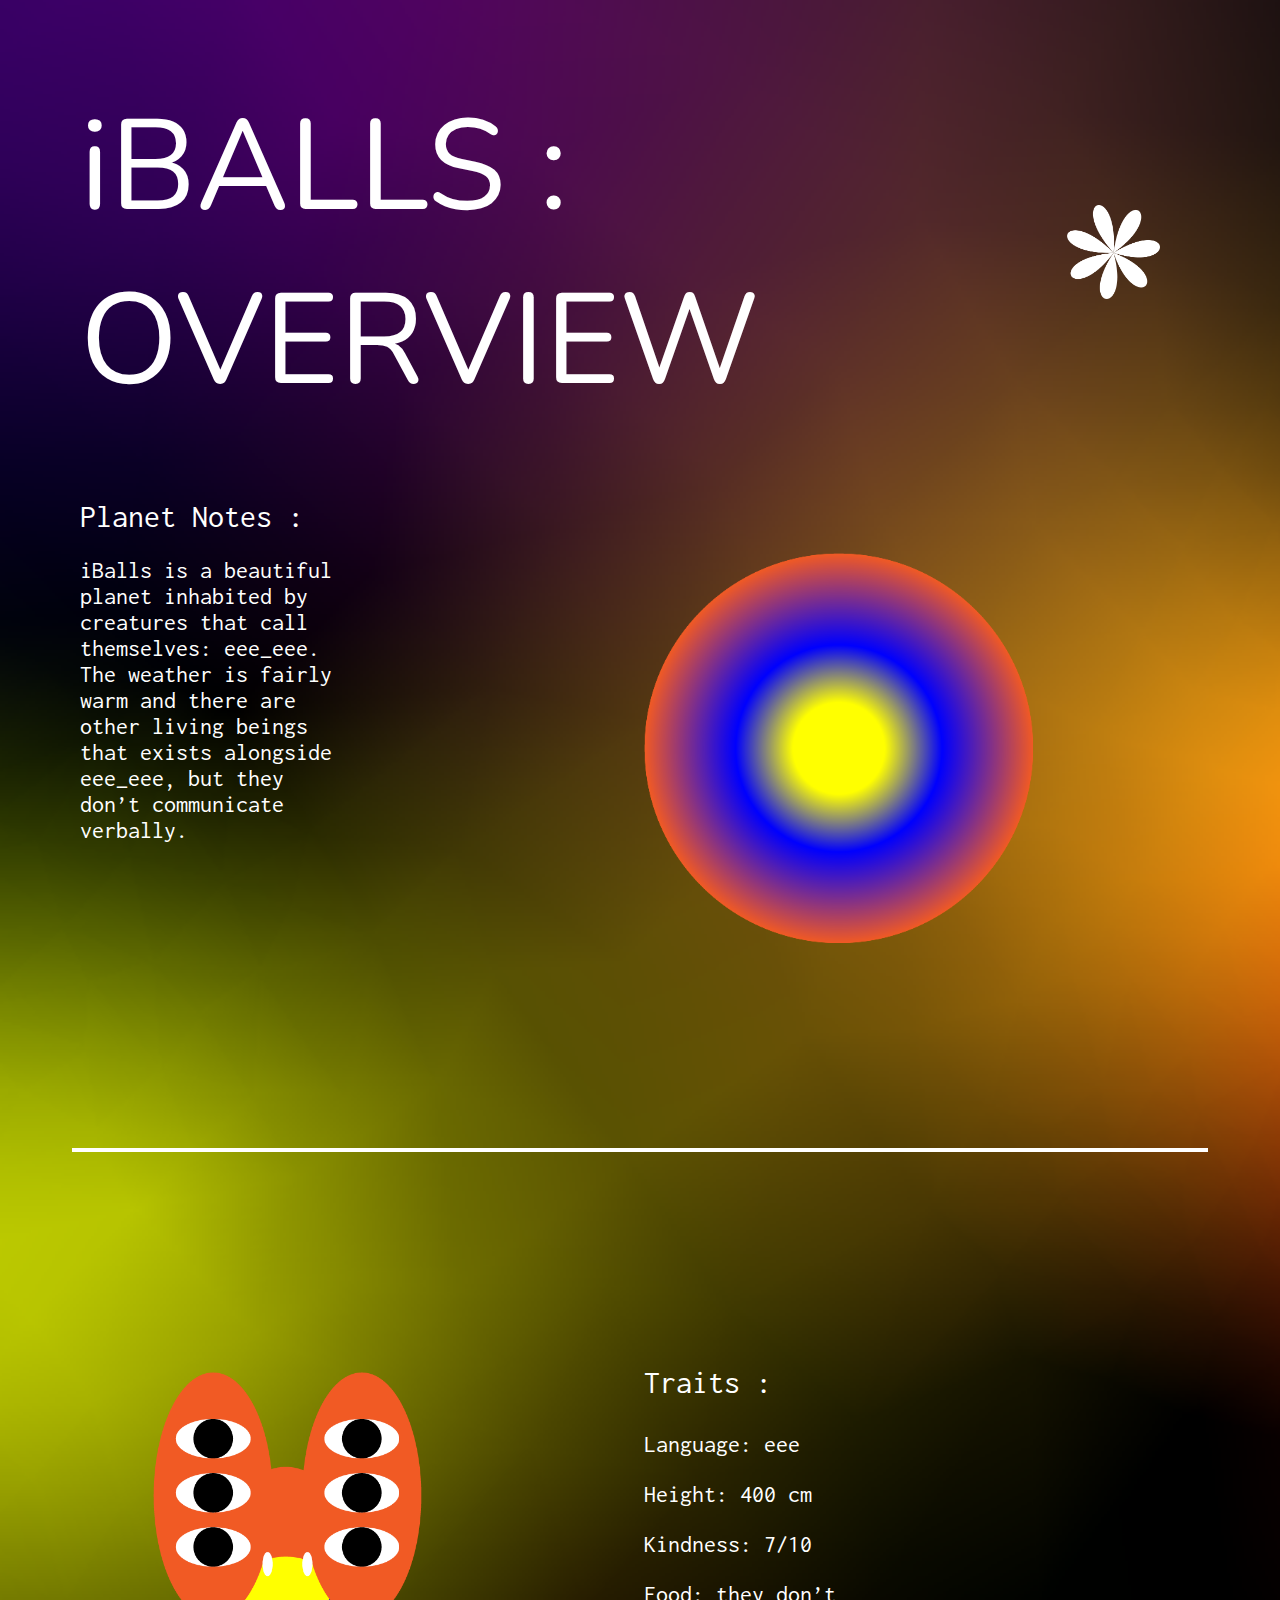
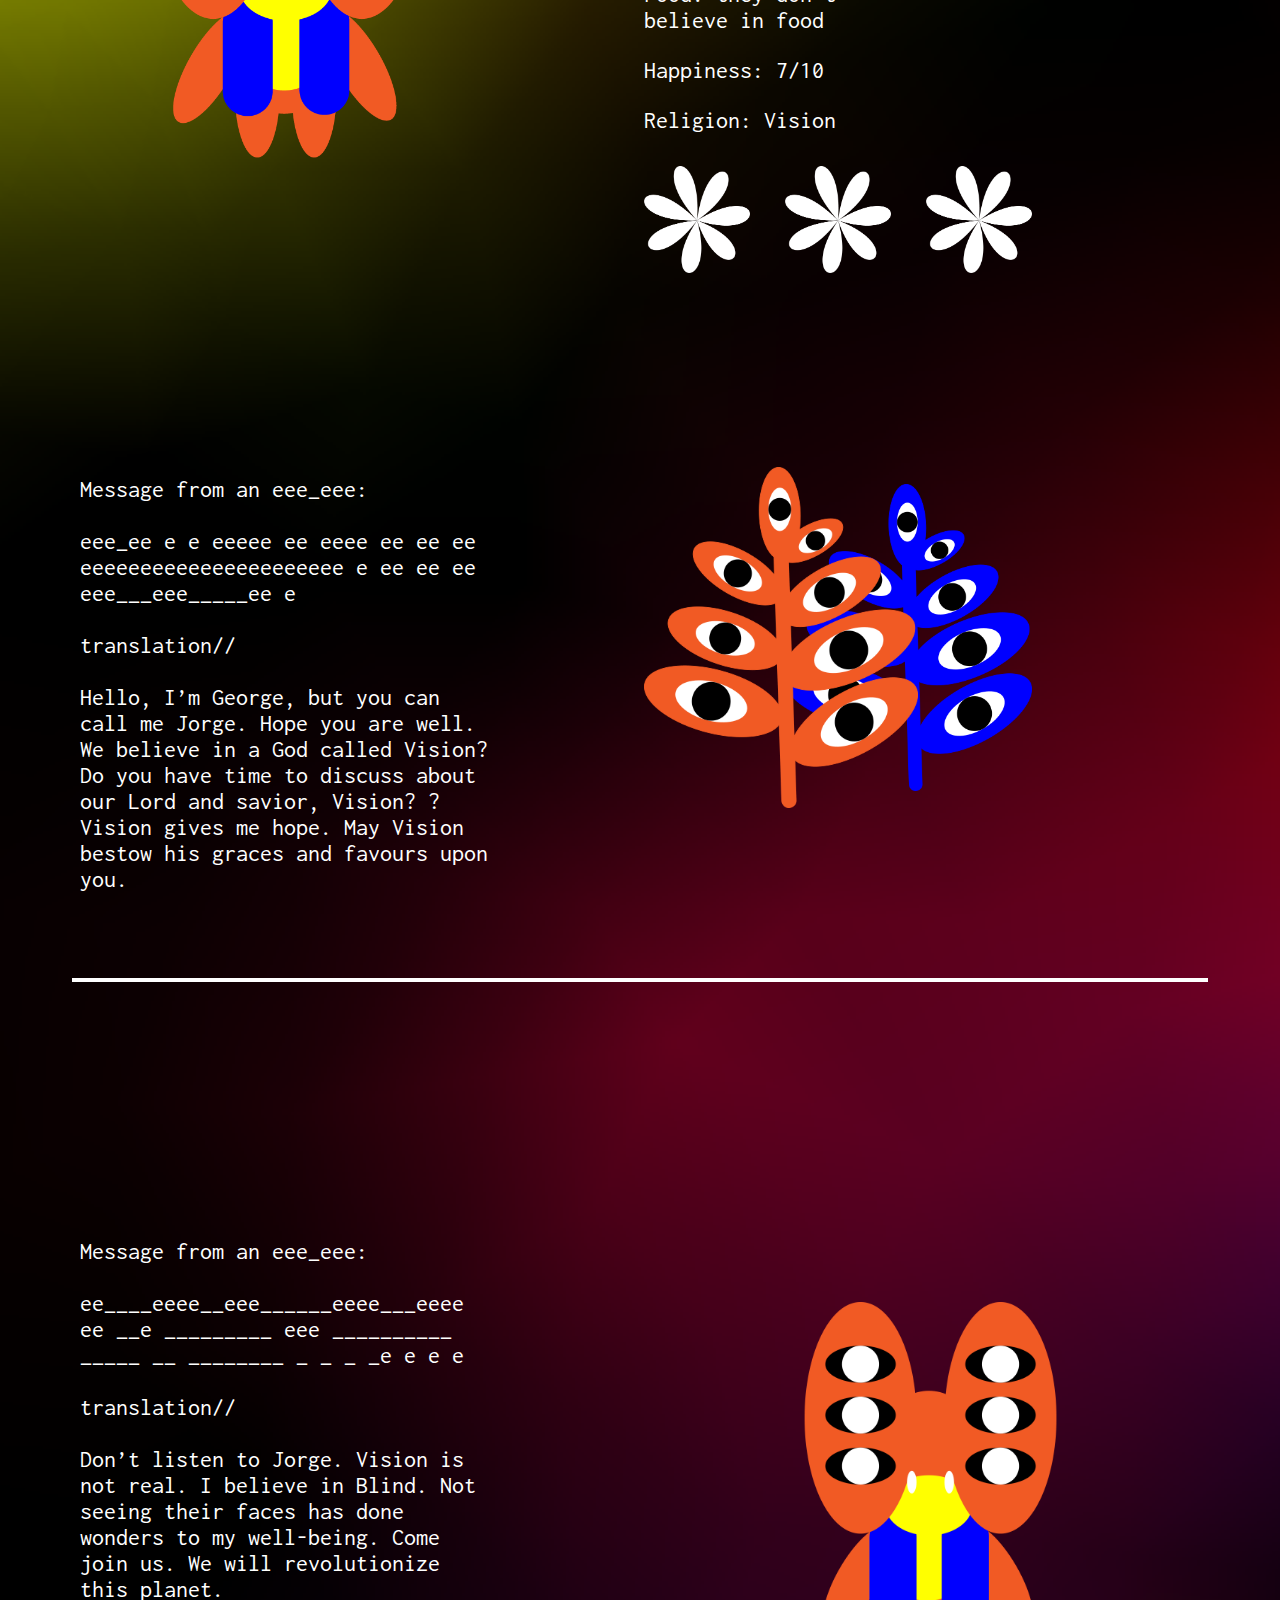
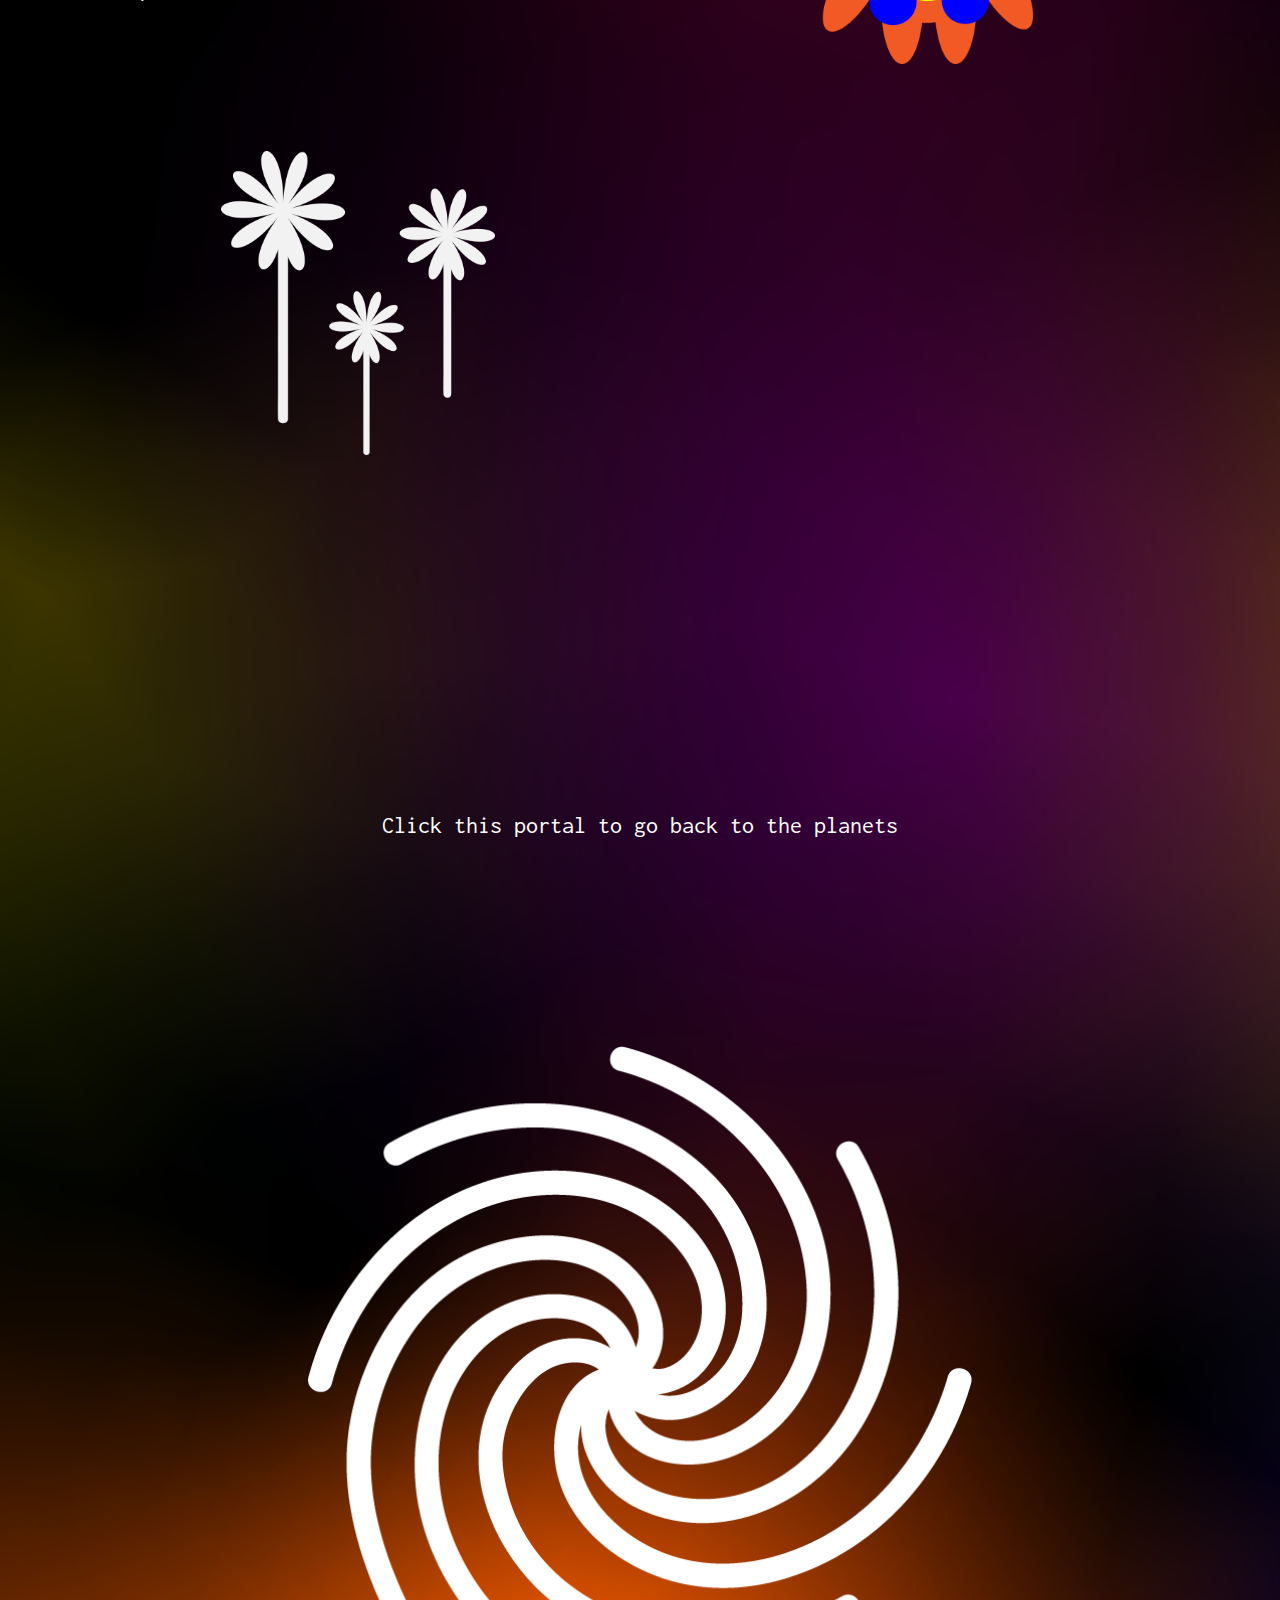
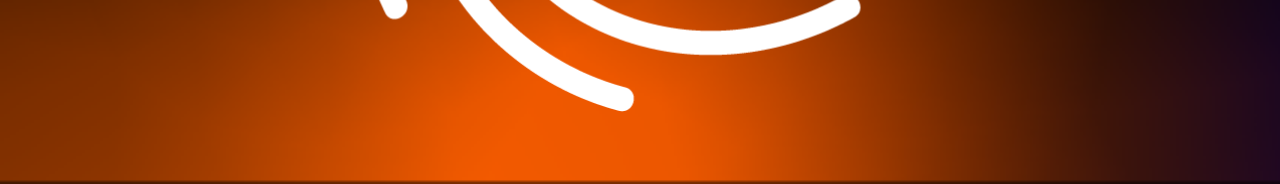
<file: iballs.html>
<!DOCTYPE html>
<html lang="en">

<head>
    <meta charset="UTF-8">
    <meta name="viewport" content="width=device-width, initial-scale=1.0">
    <title>Archives Of Nebula</title>

    <link>
    <link href="https://fonts.googleapis.com/css2?family=Inconsolata:wght@200..900&display=swap" rel="stylesheet">
    <link
        href="https://fonts.googleapis.com/css2?family=Audiowide&family=Nunito:ital,wght@0,200..1000;1,200..1000&display=swap"
        rel="stylesheet">
    <link rel="stylesheet" a href="css/styles.css">
    <link rel="stylesheet" a href="css/animations.css">
    <link rel="javascript" a href="js/javascript.js">

</head>

<body id="iballsgradient">
    <section class="iballstitle">
        <h class="ititle">iBALLS : OVERVIEW</h>
        <h class="iflower">
            <img src="images/iballs/miniflower.png" class="iflowerx">
        </h>
        <h class="iborder"></h>
        <h class="inotestitle">Planet Notes :
        </h>
        <h class="inotes">iBalls is a beautiful planet inhabited by creatures that call themselves: eee_eee. The weather
            is fairly warm and there are other living beings that exists alongside eee_eee, but they don’t communicate
            verbally. </h>
        <h class="iplanet">
            <img src="images/iballs/visionplanet.png" class="iplanetx">
        </h>
    </section>



    <section class="eee1">



        <h class="eee">
            <img src="images/iballs/eee.png" class="eeex">
        </h>
        <h class="traittitle">Traits :
        </h>
        <h class="traittext">
            <p>Language: eee</p>
            <p>Height: 400 cm</p>
            <p>Kindness: 7/10</p>
            <p>Food: they don’t believe in food</p>
            <p>Happiness: 7/10</p>
            <p>Religion: Vision</p>
        </h>
        <h class="iflowers">
            <img src="images/iballs/miniflower.png" class="iflowersx">
        </h>
        <h class="iflowers1">
            <img src="images/iballs/miniflower.png" class="iflowersx">
        </h>
        <h class="iflowers2">
            <img src="images/iballs/miniflower.png" class="iflowersx">
        </h>
        <h class="iconvo">
            Message from an eee_eee:
            <br /> <br />
            eee_ee e e eeeee ee eeee ee ee ee eeeeeeeeeeeeeeeeeeeeee e ee ee ee eee___eee_____ee e
            <br /> <br />
            translation//
            <br /> <br />
            Hello, I’m George, but you can call me Jorge. Hope you are well. We believe in a God called Vision? Do you have time
            to discuss about our Lord and savior, Vision? 
            ? Vision gives me hope. May Vision bestow his graces and favours upon you. 
        </h>
        <h class="iblueplant">
            <img src="images/iballs/iplantsblue.png" class="iblueplantx">
        </h>
        <h class="iorangeplant">
            <img src="images/iballs/iplants.png" class="iorangeplantx">
        </h>



    </section>

    <section class="eee2">
        <h class="blind">
            <img src="images/iballs/eeeblind.png" class="blindx">
        </h>
        <h class="blindconvo">
            Message from an eee_eee:
            <br /> <br />
            ee____eeee__eee______eeee___eeee
            ee __e _________ eee __________
            _____ __ ________ _ _ _ _e e e e
            <br /> <br />
            translation//
            <br /> <br />
            Don’t listen to Jorge. Vision is not real. I believe in Blind. Not seeing their faces has done wonders to my
            well-being. Come join us. We will revolutionize this planet.
        </h>
        <h class="itrees">
            <img src="images/iballs/itrees.png" class="itreesx">
        </h>


    </section>

    <section class="iballsend">
        <h class="iclick">Click this portal to go back to the planets
        </h>
        <h class="iend">
            <a href="index.html"> <img src="images/main/twirl.png" class="itwirl"></a>
        </h>
    </section>

</body>

</html>
</file>
<file: css/styles.css>
.inconsolata {
    font-family: "Inconsolata", monospace;
    font-optical-sizing: auto;
    font-weight: <weight>;
    font-style: normal;
    font-variation-settings:
      "wdth" 100;
  }

.nunito {
    font-family: "Nunito", sans-serif;
    font-optical-sizing: auto;
    font-weight: <weight>;
    font-style: normal;
  }

  body {
   /* background: url(../images/main/backgradient4.png);
    background-repeat: no-repeat;
    background-size: cover; */
    background-color: rgb(0, 0, 0);
    margin: 4.5em;
    
  }

  .title {
    display: grid;
    box-sizing: border-box;
    height: 150vh;
    grid-template-columns: 1fr 1fr 1fr 1fr 1fr 1fr 1fr 1fr;
    grid-template-rows: 1fr 1fr 1fr 1fr 1fr 1fr 1fr 1fr;
    gap: 0.5em;
    padding: 0.5em;
    
   
  }

.archives {
  
 color: white;
  font-family: "Nunito", sans-serif;
  font-size: 8em;
  grid-column: 1 / 4;
  grid-row: 1 / 4;
  
}

.journal {
  
text-align: right;
margin-right: 1em;
  margin-top: 1.5em;
  color: #ffffff;
  font-family: "Inconsolata", monospace;
font-size: 1.5em;
grid-column: 6 / 8;



}

.miniflowa {
  margin-top: 1.7em;
  width: 80%;
  height: 80%;
  object-fit: contain;
  
}
.images {

 width: 80%;
 height: 80%;
 object-fit: fill;
 

}
.whiteflower1 {
 
  place-self: center;
grid-column: 8 / 9 ;
grid-row: 3/4 ;

}

.whiteflower2 {
 
  place-self: center;
  grid-column: 7/8;
grid-row: 3/4;

}

.whiteflower3 {
  
  place-self: center;
  grid-column: 8/9;
grid-row: 2/3;


}

.whitesuns {
  
  place-self: center;
  grid-column:8/9 ;
grid-row: 1/2;

}

/*.border {
  margin-top: 1em;
  height: 50%;
  background-color: blue;
  border-radius: 15px;
  grid-column: 1/9;
  grid-row:5/4 ; 
}*/
.spinsun {
  
  width: 95%;
  height: 95%;
}
.spinsun1 {
 margin-top: 10em;
  grid-column: 1/3;
  grid-row:5/6;
}

.spinsun2 {
  margin-top: 10em;
  grid-column: 3/5;
  grid-row:5/6 ;
}

.spinsun3 {
  margin-top: 10em;
  grid-column: 5/7;
  grid-row:5/6 ;
}

.spinsun4 {
  margin-top: 10em;
  grid-column: 7/9;
  grid-row:5/6 ;
}

.notes {
  display: grid;
  box-sizing: border-box;
  height: 200vh;
  grid-template-columns: 1fr 1fr 1fr 1fr 1fr 1fr 1fr 1fr;
  grid-template-rows: 1fr 1fr 1fr 1fr 1fr 1fr 1fr 1fr;
  gap: 0.5em;
  padding: 0.5em;
}

.notetitle {
  color: #ffffff;
  font-family: "Inconsolata", monospace;
  font-size: 2em;
  grid-column:1/3 ;
  grid-row:1/2 ;
  /*border: solid 2px white;*/
  margin-top: 1em;
  margin-bottom: 0;
  margin-left: 0.5em;
  
  
}

.notetext {
  color: #ffffff;
  font-family: "Inconsolata", monospace;
  font-size: 1.5em;
  grid-column:1/3 ;
  grid-row:2/3 ;
  /*border: solid 2px white;*/
  margin: 1em;
}

.visualtext {
  color: #ffffff;
  font-family: "Inconsolata", monospace;
  font-size: 1.5em;
  grid-column:7/9 ;
  grid-row:5/4 ;
  /*border: solid 2px white;*/
  margin: 1em;
  text-align: right;
}

.bluesun {
  grid-column: 7/8;
  grid-row: 1/2;
}

.bluesunx {
  width: 100%;
  height: 100%;
}

.orangeflower {
  grid-column:8/9 ;
  grid-row:1/2;
}

.orangeflowerx {
  width: 50%;
  height: 50%;
}

.whiteflowa {
  grid-column:3/2 ;
  grid-row:5/4 ;
}

.ovals {
  align-self: center;
  grid-column:1/9 ;
  grid-row: 7/9 ;
  /*transform: rotate(8deg);*/
}

.ovalsx {
  width: 100%;
  height: 100%;
}

.afteroval {
  
  display: grid;
    box-sizing: border-box;
    height: 200vh;
    grid-template-columns: 1fr 1fr 1fr 1fr 1fr 1fr 1fr 1fr;
    grid-template-rows: 1fr 1fr 1fr 1fr 1fr 1fr 1fr 1fr;
    gap: 0.5em;
    padding: 0.5em;
}

.flower1 {
  grid-column:4/5 ;
  grid-row:2/3 ;
}

.flower2 {
  grid-column:3/4 ;
  grid-row:2/3 ;
}

.finaltext {
  color: #ffffff;
  font-family: "Inconsolata", monospace;
  font-size: 1.5em;
  grid-column:1/3 ;
  grid-row:2/4 ;
  /*border: solid 2px white;*/
  margin: 1em;
  text-align: left;
}

.twirl1 {
  align-self: center;
  grid-column:1/4 ;
  grid-row: 7/9 ;
}

.twirl2 {
  align-self: center;
  grid-column:4/6 ;
  grid-row: 7/9 ;
}

.twirl3 {
  align-self: center;
  grid-column:6/9 ;
  grid-row: 7/9 ;
}

.twirlx {
  width: 90%;
  height: 90%;
  object-fit: fill;
}

.orange {
  align-self: center;
  grid-column:6/7 ;
  grid-row:5/6 ;
}

.orange2 {
  align-self: center;
  grid-column:8/9 ;
  grid-row:5/6 ;
}

.orange3 {
  align-self: center;
  grid-column:7/8 ;
  grid-row:5/6 ;
}

.orangex {
  width: 50%;
  height: 50%;
  
}

.nebula {
 
  display: grid;
    box-sizing: border-box;
    height: 230vh;
    grid-template-columns: 1fr 1fr 1fr 1fr 1fr 1fr 1fr 1fr;
    grid-template-rows: 1fr 1fr 1fr 1fr 1fr 1fr 1fr 1fr;
    gap: 0.5em;
    padding: 0.5em;
    margin-top: 10em;
}

.nebulatitle {
  
  color: white;
  font-family: "Nunito", sans-serif;
  font-size: 8em;
  grid-column: 1 / 4;
  grid-row: 2 / 4;
}

.nebulatext {
  margin-top: 2em;
  color: #ffffff;
  font-family: "Inconsolata", monospace;
  font-size: 1.5em;
  grid-column:7/9 ;
  grid-row:2/4 ;
  /*border: solid 2px white;*/
  margin: 1em;
  text-align: right;
}

.orangesunn {
  margin-top: 6em;
  align-self: center;
  grid-column:1/4;
  grid-row:5/6 ;
}

.orangesunnx {
width: 30%;
height: 30%;

}

.motif {
  align-self: center;
  grid-column:6/8;
  grid-row:4/5;

}

.motifx {
  width: 10%;
height: 10%;
}

.iballs {
  align-self: center;
  grid-column:4/8 ;
  grid-row:7/8 ;
}

.iballsx {

  width: 50%;
  height: 50%;
}

.cloud {
  align-self: center;
  grid-column:2/4 ;
  grid-row:7/8 ;
}

.cloudx {
  width: 60%;
  height: 60%;
}

.greenia {
  align-self: center;
  grid-column:7/9 ;
  grid-row:7/8;
}

.greeniax {
  width: 70%;
  height: 70%;
}

.portal {
  display: flex;
  flex-direction: column;
  align-items: center;
  justify-content: space-around;
  height: 350vh;
  padding: 0.5em;

}

.whitestar {
  padding: 0;
  margin: 0;

}

.endportal {

}



.iballstitle {
  display: grid;
  box-sizing: border-box;
  height: 120vh;
  grid-template-columns: 1fr 1fr 1fr 1fr 1fr 1fr 1fr 1fr;
  grid-template-rows: 1fr 1fr 1fr 1fr 1fr 1fr 1fr 1fr;
  gap: 0.5em;
  padding: 0.5em;
  border-bottom: solid 4px white;
  
}

.ititle {
  
  color: white;
  font-family: "Nunito", sans-serif;
  font-size: 8em;
  grid-column: 1/8 ;
  grid-row: 1/2;
  
}

.iflower {
  
  grid-column: 8/9 ;
  grid-row: 1/2;
  align-self: center;
}

.iflowerx {
  width: 70%;
  height: 70%;
}

.iborder {

}

.inotestitle {
  color: white;
  font-family: "Inconsolata", monospace;
  font-size: 2em;
  grid-column: 1/3 ;
  grid-row: 2/3;
  align-content: flex-end;
  margin-top: 2em;
  
  padding-bottom: 0.5em;
  /*border-bottom: solid 4px white;*/
}

.inotes {
  color: white;
  font-family: "Inconsolata", monospace;
  font-size: 1.5em;
  grid-column: 1/3 ;
  grid-row: 3/5;
}

.iplanet {
  align-self: center;
  grid-column:5/9 ;
  grid-row:3/7 ;
}

.iplanetx {
  width: 70%;
  height: 70%;
}

.eee1 {
  margin-top: 5em;
  display: grid;
  box-sizing: border-box;
  height: 150vh;
  grid-template-columns: 1fr 1fr 1fr 1fr 1fr 1fr 1fr 1fr;
  grid-template-rows: 1fr 1fr 1fr 1fr 1fr 1fr 1fr 1fr;
  gap: 0.5em;
  padding: 0.5em;
  border-bottom: solid 4px white;
}

.eee {
margin-top: 10em;
  align-self: center;
  grid-column:1/4 ;
  grid-row:1/4 ;
}

.eeex {
  width: 100%;
  height: 100%;
}

.traittitle {
  align-content: flex-end;
  font-family: "Inconsolata", monospace;
  font-size: 2em;
  color: white;
  grid-column:5/9 ;
  grid-row:1/2 ;
}

.traittext {
  font-family: "Inconsolata", monospace;
  font-size: 1.5em;
  color: white;
  grid-column:5/7 ;
  grid-row:2/4 ;
}

.iflowers {
  grid-column: 5/6;
  grid-row: 4/5;
  align-self: center;
}

.iflowers1 {
  grid-column: 6/7;
  grid-row: 4/5;
  align-self: center;
}

.iflowers2 {
  grid-column: 7/8;
  grid-row: 4/5;
  align-self: center;
}

.iflowersx {
  
  width: 80%;
  height: 80%;
}

.iconvo {
  font-family: "Inconsolata", monospace;
  font-size: 1.5em;
  color: white;
  grid-column: 1/4 ;
  grid-row: 6/9 ;
}

.iblueplant {
  align-self: center;
  grid-column:6/8 ;
  grid-row:6/8 ;
}

.iblueplantx {
  width: 90%;
  height: 90%;
}

.iorangeplant {
  align-self: center;
  grid-column:5/7 ;
  grid-row:6/8 ;
}

.iorangeplantx {
  width: 100%;
  height: 100%;
}

.eee2 {
  margin-top: 5em;
  display: grid;
  box-sizing: border-box;
  height: 150vh;
  grid-template-columns: 1fr 1fr 1fr 1fr 1fr 1fr 1fr 1fr;
  grid-template-rows: 1fr 1fr 1fr 1fr 1fr 1fr 1fr 1fr;
  gap: 0.5em;
  padding: 0.5em;
  

}

.blind {
  align-self: center;
  grid-column:6/9 ;
  grid-row:2/5 ;

}

.blindx {
 width: 70%;
 height: 70%;
}

.blindconvo {
  font-family: "Inconsolata", monospace;
  font-size: 1.5em;
  color: white;
  grid-column:1/4 ;
  grid-row:2/5 ;
}

.itrees {
  align-self: center;
  grid-column:2/4 ;
  grid-row:5/7 ;
}

.itreesx {
  width: 100%;
  height: 100%;
}

.iballsend {
  height: 100vh;
  display: flex;
  flex-direction: column;
  align-items: center;
  justify-content: space-between;
}

.iclick {
  font-family: "Inconsolata", monospace;
  font-size: 1.5em;
  color: white;
}

.iend {


}

.itwirl {
  width: 100%;
height: 100%;
}



.cloudtitle {
  display: grid;
  box-sizing: border-box;
  height: 120vh;
  grid-template-columns: 1fr 1fr 1fr 1fr 1fr 1fr 1fr 1fr;
  grid-template-rows: 1fr 1fr 1fr 1fr 1fr 1fr 1fr 1fr;
  gap: 0.5em;
  padding: 0.5em;
  border-bottom: solid 4px white;
  
}

.ctitle {
  
  color: white;
  font-family: "Nunito", sans-serif;
  font-size: 8em;
  grid-column: 1/8 ;
  grid-row: 1/2;
  
}

.cflower {
  
  grid-column: 8/9 ;
  grid-row: 1/2;
  align-self: center;
}

.cflowerx {
  width: 70%;
  height: 70%;
}

.cborder {

}

.cnotestitle {
  color: white;
  font-family: "Inconsolata", monospace;
  font-size: 2em;
  grid-column: 1/3 ;
  grid-row: 2/3;
  align-content: flex-end;
  margin-top: 2em;
  
  padding-bottom: 0.5em;
  /*border-bottom: solid 4px white;*/
}

.cnotes {
  color: white;
  font-family: "Inconsolata", monospace;
  font-size: 1.5em;
  grid-column: 1/3 ;
  grid-row: 3/5;
}

.cplanet {
  align-self: center;
  grid-column:5/9 ;
  grid-row:3/7 ;
}

.cplanetx {
  width: 70%;
  height: 70%;
}

.cloudian1 {
  margin-top: 5em;
  display: grid;
  box-sizing: border-box;
  height: 150vh;
  grid-template-columns: 1fr 1fr 1fr 1fr 1fr 1fr 1fr 1fr;
  grid-template-rows: 1fr 1fr 1fr 1fr 1fr 1fr 1fr 1fr;
  gap: 0.5em;
  padding: 0.5em;
  border-bottom: solid 4px white;
}

.cloudian {
margin-top: 10em;
  align-self: center;
  grid-column:1/4 ;
  grid-row:1/4 ;
}

.cloudianx {
  width: 100%;
  height: 100%;
}

.ctraittitle {
  align-content: flex-end;
  font-family: "Inconsolata", monospace;
  font-size: 2em;
  color: white;
  grid-column:5/9 ;
  grid-row:1/2 ;
}

.ctraittext {
  font-family: "Inconsolata", monospace;
  font-size: 1.5em;
  color: white;
  grid-column:5/7 ;
  grid-row:2/4 ;
}



.cconvo {
  font-family: "Inconsolata", monospace;
  font-size: 1.5em;
  color: white;
  grid-column: 1/4 ;
  grid-row: 6/9 ;
}

.cloudflower1 {
  align-self: center;
  grid-column:5/7 ;
  grid-row:6/8 ;
}

.cloudflower1x {
  width: 60%;
  height: 60%;
}

.cloudflower2 {
  align-self: center;
  grid-column:6/8 ;
  grid-row:4/7 ;
  
}

.cloudflower2x {
  width: 70%;
  height: 70%;
}

.cloudflower3 {
  align-self: center;
  grid-column:7/8 ;
  grid-row:6/8 ;
}

.cloudflower3x {
  width: 120%;
  height: 120%;
}

.cloudduo {
  margin-top: 5em;
  display: grid;
  box-sizing: border-box;
  height: 150vh;
  grid-template-columns: 1fr 1fr 1fr 1fr 1fr 1fr 1fr 1fr;
  grid-template-rows: 1fr 1fr 1fr 1fr 1fr 1fr 1fr 1fr;
  gap: 0.5em;
  padding: 0.5em;
  

}

.clouddad {
  align-self: center;
  grid-column:5/9 ;
  grid-row:2/5 ;

}

.clouddadx {
 width: 80%;
 height: 80%;
}

.cloudson {
  align-self: center;
  grid-column:5/8 ;
  grid-row:3/6 ;
}

.cloudsonx {
  width: 20%;
 height: 20%;
}

.cloudconvo {
  font-family: "Inconsolata", monospace;
  font-size: 1.5em;
  color: white;
  grid-column:1/4 ;
  grid-row:2/5 ;
}

.cstars {
  align-self: center;
  grid-column: 1/3 ;
  grid-row:5/7 ;
}
.cstarsx {
  width: 50%;
  height: 50%;
}
.cstars1 {
  align-self: center;
  grid-column:2/4 ;
  grid-row:5/7 ;
}
.cstars1x {
  width: 50%;
  height: 50%;
}
.cstars2 {
  align-self: center;
  grid-column:3/5 ;
  grid-row:5/7 ;
}
.cstars2x {
  width: 50%;
  height: 50%;
}


.cloudend {
  height: 100vh;
  display: flex;
  flex-direction: column;
  align-items: center;
  justify-content: space-between;
}

.cclick {
  font-family: "Inconsolata", monospace;
  font-size: 1.5em;
  color: white;
}

.cend {


}

.ctwirl {
  width: 100%;
height: 100%;

}

.greentitle {
  display: grid;
  box-sizing: border-box;
  height: 120vh;
  grid-template-columns: 1fr 1fr 1fr 1fr 1fr 1fr 1fr 1fr;
  grid-template-rows: 1fr 1fr 1fr 1fr 1fr 1fr 1fr 1fr;
  gap: 0.5em;
  padding: 0.5em;
  border-bottom: solid 4px white;
  
}

.gtitle {
  
  color: white;
  font-family: "Nunito", sans-serif;
  font-size: 8em;
  grid-column: 1/9 ;
  grid-row: 1/2;
  
}


.gborder {

}

.gnotestitle {
  color: white;
  font-family: "Inconsolata", monospace;
  font-size: 2em;
  grid-column: 1/3 ;
  grid-row: 2/3;
  align-content: flex-end;
  margin-top: 2em;
  
  padding-bottom: 0.5em;
  /*border-bottom: solid 4px white;*/
}

.gnotes {
  color: white;
  font-family: "Inconsolata", monospace;
  font-size: 1.5em;
  grid-column: 1/3 ;
  grid-row: 3/5;
}

.gplanet {
  align-self: center;
  grid-column:5/9 ;
  grid-row:3/7 ;
}

.gplanetx {
  width: 70%;
  height: 70%;
}

.spins {
  margin-top: 5em;
  display: grid;
  box-sizing: border-box;
  height: 150vh;
  grid-template-columns: 1fr 1fr 1fr 1fr 1fr 1fr 1fr 1fr;
  grid-template-rows: 1fr 1fr 1fr 1fr 1fr 1fr 1fr 1fr;
  gap: 0.5em;
  padding: 0.5em;
  border-bottom: solid 4px white;
}

.spinny {
margin-top: 10em;
  align-self: center;
  grid-column:1/4 ;
  grid-row:1/4 ;
}

.spinnyx {
  width: 100%;
  height: 100%;
}

.gtraittitle {
  align-content: flex-end;
  font-family: "Inconsolata", monospace;
  font-size: 2em;
  color: white;
  grid-column:5/9 ;
  grid-row:1/2 ;
}

.gtraittext {
  font-family: "Inconsolata", monospace;
  font-size: 1.5em;
  color: white;
  grid-column:5/7 ;
  grid-row:2/4 ;
}



.gconvo {
  font-family: "Inconsolata", monospace;
  font-size: 1.5em;
  color: white;
  grid-column: 1/4 ;
  grid-row: 6/9 ;
}

.spinny1 {
  align-self: center;
  grid-column:5/7 ;
  grid-row:6/8 ;
}

.spinny1x {
  width: 60%;
  height: 60%;
}

.spinny2 {
  align-self: center;
  grid-column:6/8 ;
  grid-row:4/7 ;
  
}

.spinny2x {
  width: 70%;
  height: 70%;
}

.spinny3 {
  align-self: center;
  grid-column:7/8 ;
  grid-row:6/8 ;
}

.spinny3x {
  width: 120%;
  height: 120%;
}

.brothers {
  margin-top: 5em;
  display: grid;
  box-sizing: border-box;
  height: 150vh;
  grid-template-columns: 1fr 1fr 1fr 1fr 1fr 1fr 1fr 1fr;
  grid-template-rows: 1fr 1fr 1fr 1fr 1fr 1fr 1fr 1fr;
  gap: 0.5em;
  padding: 0.5em;
  

}


.bro1 {
  align-self: center;
  grid-column:5/8 ;
  grid-row:3/6 ;
}

.bro1x {
  width: 20%;
 height: 20%;
}

.bro2 {align-self: center;
  grid-column:6/9 ;
  grid-row:3/6 ;}
.bro3 {align-self: center;
  grid-column:3/6 ;
  grid-row:3/6 ;}
.bro4 {align-self: center;
  grid-column:1/3 ;
  grid-row:3/6 ;}
.bro5 {align-self: center;
  grid-column:2/5 ;
  grid-row:3/6 ;}
.bro6 {align-self: center;
  grid-column:7/8 ;
  grid-row:3/6 ;}
.bro7 {align-self: center;
  grid-column:5/8 ;
  grid-row:4/7 ;}
.bro8 {align-self: center;
  grid-column:5/8 ;
  grid-row:1/3 ;}
.bro9 {align-self: center;
  grid-column:5/8 ;
  grid-row:2/5 ;}
.bro10 {align-self: center;
  grid-column:5/8 ;
  grid-row:8/9 ;}
.bro11 {align-self: center;
  grid-column:8/9 ;
  grid-row:5/3 ;}
.bro12 {align-self: center;
  grid-column:7/9 ;
  grid-row:3/5 ;}
  .bro13 {align-self: center;
    grid-column:4/9 ;
    grid-row:2/3 ;}
  .bro14 {align-self: center;
    grid-column:7/9 ;
    grid-row:2/5 ;}
  .bro15  {align-self: center;
    grid-column:7/9 ;
    grid-row:1/5 ;}
  .bro16 {align-self: center;
    grid-column:8/9 ;
    grid-row:5/7 ;}
  .bro17 {align-self: center;
    grid-column:4/9 ;
    grid-row:2/5 ;}
  .bro18 {align-self: center;
    grid-column:7/9 ;
    grid-row:3/5 ;}
  .bro19 {align-self: center;
    grid-column:8/9 ;
    grid-row:2/7 ;}
  .bro20 {align-self: center;
    grid-column:3/4 ;
    grid-row:3/4 ;}
  .bro21 {align-self: center;
    grid-column:1/2 ;
    grid-row:9/6 ;}
  .bro22 {align-self: center;
    grid-column:5/9 ;
    grid-row:4/5 ;}
  .bro23 {align-self: center;
    grid-column:8/4 ;
    grid-row:5/7 ;}
  .bro24 {align-self: center;
    grid-column:7/4 ;
    grid-row:2/4 ;}


.spinconvo {
  font-family: "Inconsolata", monospace;
  font-size: 1.5em;
  color: white;
  grid-column:1/4 ;
  grid-row:2/5 ;
}

.spinbro {
  align-self: center;
  grid-column: 1/3 ;
  grid-row:5/7 ;
}
.spinbrox {
  width: 50%;
  height: 50%;
}
.spinbro1 {
  align-self: center;
  grid-column:2/4 ;
  grid-row:5/7 ;
}
.spinbro1x {
  width: 50%;
  height: 50%;
}
.spinbro2 {
  align-self: center;
  grid-column:3/5 ;
  grid-row:5/7 ;
}
.spinbro2x {
  width: 50%;
  height: 50%;
}


.spinend {
  height: 100vh;
  display: flex;
  flex-direction: column;
  align-items: center;
  justify-content: space-between;
}

.gclick {
  font-family: "Inconsolata", monospace;
  font-size: 1.5em;
  color: white;
}

.gend {


}

.gtwirl {
  width: 100%;
height: 100%;

}

.theend {
  
  display: grid;
  box-sizing: border-box;
  height: 220vh;
  grid-template-columns: 1fr 1fr 1fr 1fr 1fr 1fr 1fr;
  grid-template-rows: 1fr 1fr 1fr 1fr 1fr 1fr 1fr;
  gap: 0.5em;
  padding: 0.5em;
}

.endstar {
  align-self: center;
  grid-column: 3/2 ;
  grid-row:1/2 ;
}

.endstarx {
  width: 100%;
height: 100%;
}

.endstar1 {
align-self: center;
  grid-column: 5/4 ;
  grid-row:1/2 ;
}
.endstar1x {
  width: 100%;
  height: 100%;
}

.endstar2 {
  align-self: center;
  grid-column: 7/6 ;
  grid-row:1/2 ;
}

.endstar2x {
  width: 100%;
  height: 100%;
}

.endtitle {
  margin-top: 1em;
  text-align: center;
  color: white;
  font-family: "Nunito", sans-serif;
  font-size: 8em;
  grid-column: 6/3 ;
  grid-row: 2/3;
}

.endnotestitle{
  text-align: center;
  font-family: "Inconsolata", monospace;
  font-size: 2em;
  color: white;
  grid-column: 6/3 ;
  grid-row:3/4 ;
  align-self: flex-end;
}

.endnotes {
  text-align: center;
  font-family: "Inconsolata", monospace;
  font-size: 1.5em;
  color: white;
  grid-column: 6/3 ;
  grid-row:4/5 ;
  margin-bottom: 10em;
}

.endportal {
  align-self: center;
  grid-column: 6/3 ;
  grid-row:5/8 ;
  margin-bottom: 5em;
}

.endportalx {
  width: 100%;
  height: 100%;
}

#nebulax {
  
}

#iballsgradient {
  background: url(../images/main/iballsgradient.png);
  background-repeat: no-repeat;
  background-size: cover;
  background-color: black;
}

#cloudgradient {
  background: url(../images/main/cloudgradient.png);
  background-repeat: no-repeat;
  background-size: cover;
  background-color: black;
}

#spingradient {
  background: url(../images/main/spingradient.png);
  background-repeat: no-repeat;
  background-size: cover;
  background-color: black;
}
</file>
<file: css/animations.css>
.archives {
    animation: bounce-in-top 1s ease;

}

.journal {
    animation-delay: 2s;
    animation: fadein 6s ease;
}

.images {
    animation: rotation 6s infinite linear;
}

.spinsun1 {
    animation: grow 8s infinite linear;
}

.spinsun2 {
    animation: grow 4s infinite ease-in;
}

.spinsun3 {
    animation: grow 5s infinite linear;
}

.spinsun4 {
    animation: grow 10s infinite linear;
}

.bluesun {
    animation: rotation 5s infinite linear;
}

.twirlx {
    animation: rotation 4s infinite linear;
}

.endportal {
    animation: rotation 2s infinite linear;
}

.miniflowa:hover {
    animation: rotation 2s infinite linear;
}

.orangeflowerx:hover {
    animation: rotation 2s infinite linear;
}

.iballsx:hover {
    transform: scale(1.3);
}

.cloudx:hover {
    transform: scale(1.3);
}

.greeniax:hover {
    transform: scale(1.3);
}

.bro1x:hover {
    animation: rotation 0.2s infinite linear;
}

.gtwirl {
    animation: rotation 4s infinite linear;
}

.itwirl {
    animation: rotation 4s infinite linear;
}

.ctwirl {
    animation: rotation 4s infinite linear;
}

.orange {
    animation: grow 4s infinite linear;
}

.orange2 {
    animation: grow 4s infinite ease-in-out;
}

.orange3 {
    animation: grow 4s infinite ease;
}


.orangesunnx:hover {
    animation: rotation 2s infinite linear;
}

.motifx {
    animation: rotation 3s infinite linear;
}

.whitestar {
    animation: grow 1s infinite ease;
}

.endstar {
    animation: grow 2s infinite ease;
}

.endstar1 {
    animation: grow 2s infinite ease;
}

.endstar2 {
    animation: grow 2s infinite ease;
}

.cflowerx {
    animation: rotation 6s infinite linear;
}

.cstars {
    animation: rotation 6s infinite linear;
}

.cstars1 {
    animation: rotation 6s infinite linear;
}

.cstars2 {
    animation: rotation 6s infinite linear;
}

.ctitle {
    animation: bounce-in-top 1s ease;
}

.ititle {
    animation: bounce-in-top 1s ease;
}

.gtitle {
    animation: bounce-in-top 1s ease;
}

.cloudian:hover {
    animation: sleep 2s ease;


}


.cloudson:hover {
    animation: jittery 0.3s infinite ease-in-out;
}

.cloudflower1 {
    animation: hovering 4s infinite linear;

}

.cloudflower2 {
    animation: hovering 8s infinite linear;
}

.cloudflower3 {
    animation: hovering 6s infinite linear;
}

.spinny {
    animation: jumping 1s infinite linear;
}

.spinny1:hover {
    animation: jumping 0.2s infinite linear;
}

.spinny2:hover {
    animation: jumping 6s infinite linear;
}

.spinny3:hover {
    animation: jumping 2s infinite linear;
}

.spinbro1 {
    animation: rotation 3s infinite linear;
}

.spinbro2 {
    animation: rotation 0.2s infinite linear;
}

.spinbro {
    animation: rotation 1s infinite linear;
}

.bro1 {
    animation: rotation 3s infinite linear;
}


.bro4 {
    animation: rotation 10s infinite linear;
}

.bro6 {
    animation: rotation 0.2s infinite linear;
}

.bro8 {
    animation: rotation 1s infinite linear;
}

.bro10 {
    animation: rotation 4s infinite ease;
}


.bro13 {
    animation: rotation 1s infinite linear;
}

.bro15 {
    animation: rotation 6s infinite ease-in-out;
}

.bro16 {
    animation: rotation 1s infinite linear;
}



.bro20 {
    animation: rotation 2s infinite ease;
}


.bro23 {
    animation: rotation 3s infinite linear;
}

.iflowerx {
    animation: rotation 5s infinite linear;
}

.iflowersx {
    animation: rotation 5s infinite linear;
}

.endtitle {
    animation: fadein 4s ease;
}










@keyframes jumping {
    0% {
        transform: translateY(0em);
    }

    50% {
        transform: translateY(2em);
    }

    100% {
        transform: translateY(0em);
    }
}

@keyframes hovering {
    0% {
        transform: translateY(-5em);
    }

    25% {
        transform: translateY(0em);
    }

    50% {
        transform: translateY(-7em);
    }

    75% {
        transform: translateY(1em);
    }

    100% {
        transform: translateY(-5em);

    }
}

@keyframes jittery {
    10% {
        transform: translate(-2px, -3px) scale(1.01, 1.01);
    }

    20% {
        transform: translate(3px, 2px) scale(.99, .99);
    }

    30% {
        transform: translate(-4px, -5px) scale(1.01, 1.01);
    }

    40% {
        transform: translate(2px, 3px) scale(1, 1);
    }

    50% {
        transform: translate(-1px, -2px) scale(.98, .98);
    }

    60% {
        transform: translate(0px, 3px) scale(1.02, 1.02);
    }

    70% {
        transform: translate(-2px, -4px) scale(1, 1);
    }

    80% {
        transform: translate(3px, 5px) scale(.99, .99);
    }

    90% {
        transform: translate(-5px, -3px) scale(1.1, 1.1);
    }

    100% {
        transform: translate(3px, 1px) scale(.95, .95);
    }
}


@keyframes sleep {
    0% {
        transform: rotate(0deg);
    }

    50% {
        transform: rotate(90deg);
    }

    0% {
        transform: rotate(0deg);
    }
}

@keyframes rotation {
    0% {
        transform: rotate(0deg);

    }

    100% {
        transform: rotate(360deg);
    }
}

@keyframes grow {
    0% {
        transform: scale(0);

    }

    50% {
        transform: scale(1);


    }

    100% {
        transform: scale(0);

    }
}


@keyframes fadein {

    0% {
        opacity: 0;
    }

    100% {
        opacity: 1;
    }
}

@-webkit-keyframes bounce-in-top {
    0% {
        -webkit-transform: translateY(-500px);
        transform: translateY(-500px);
        -webkit-animation-timing-function: ease-in;
        animation-timing-function: ease-in;
        opacity: 0
    }

    38% {
        -webkit-transform: translateY(0);
        transform: translateY(0);
        -webkit-animation-timing-function: ease-out;
        animation-timing-function: ease-out;
        opacity: 1
    }

    55% {
        -webkit-transform: translateY(-65px);
        transform: translateY(-65px);
        -webkit-animation-timing-function: ease-in;
        animation-timing-function: ease-in
    }

    72% {
        -webkit-transform: translateY(0);
        transform: translateY(0);
        -webkit-animation-timing-function: ease-out;
        animation-timing-function: ease-out
    }

    81% {
        -webkit-transform: translateY(-28px);
        transform: translateY(-28px);
        -webkit-animation-timing-function: ease-in;
        animation-timing-function: ease-in
    }

    90% {
        -webkit-transform: translateY(0);
        transform: translateY(0);
        -webkit-animation-timing-function: ease-out;
        animation-timing-function: ease-out
    }

    95% {
        -webkit-transform: translateY(-8px);
        transform: translateY(-8px);
        -webkit-animation-timing-function: ease-in;
        animation-timing-function: ease-in
    }

    100% {
        -webkit-transform: translateY(0);
        transform: translateY(0);
        -webkit-animation-timing-function: ease-out;
        animation-timing-function: ease-out
    }
}

@keyframes bounce-in-top {
    0% {
        -webkit-transform: translateY(-500px);
        transform: translateY(-500px);
        -webkit-animation-timing-function: ease-in;
        animation-timing-function: ease-in;
        opacity: 0
    }

    38% {
        -webkit-transform: translateY(0);
        transform: translateY(0);
        -webkit-animation-timing-function: ease-out;
        animation-timing-function: ease-out;
        opacity: 1
    }

    55% {
        -webkit-transform: translateY(-65px);
        transform: translateY(-65px);
        -webkit-animation-timing-function: ease-in;
        animation-timing-function: ease-in
    }

    72% {
        -webkit-transform: translateY(0);
        transform: translateY(0);
        -webkit-animation-timing-function: ease-out;
        animation-timing-function: ease-out
    }

    81% {
        -webkit-transform: translateY(-28px);
        transform: translateY(-28px);
        -webkit-animation-timing-function: ease-in;
        animation-timing-function: ease-in
    }

    90% {
        -webkit-transform: translateY(0);
        transform: translateY(0);
        -webkit-animation-timing-function: ease-out;
        animation-timing-function: ease-out
    }

    95% {
        -webkit-transform: translateY(-8px);
        transform: translateY(-8px);
        -webkit-animation-timing-function: ease-in;
        animation-timing-function: ease-in
    }

    100% {
        -webkit-transform: translateY(0);
        transform: translateY(0);
        -webkit-animation-timing-function: ease-out;
        animation-timing-function: ease-out
    }
}
</file>
